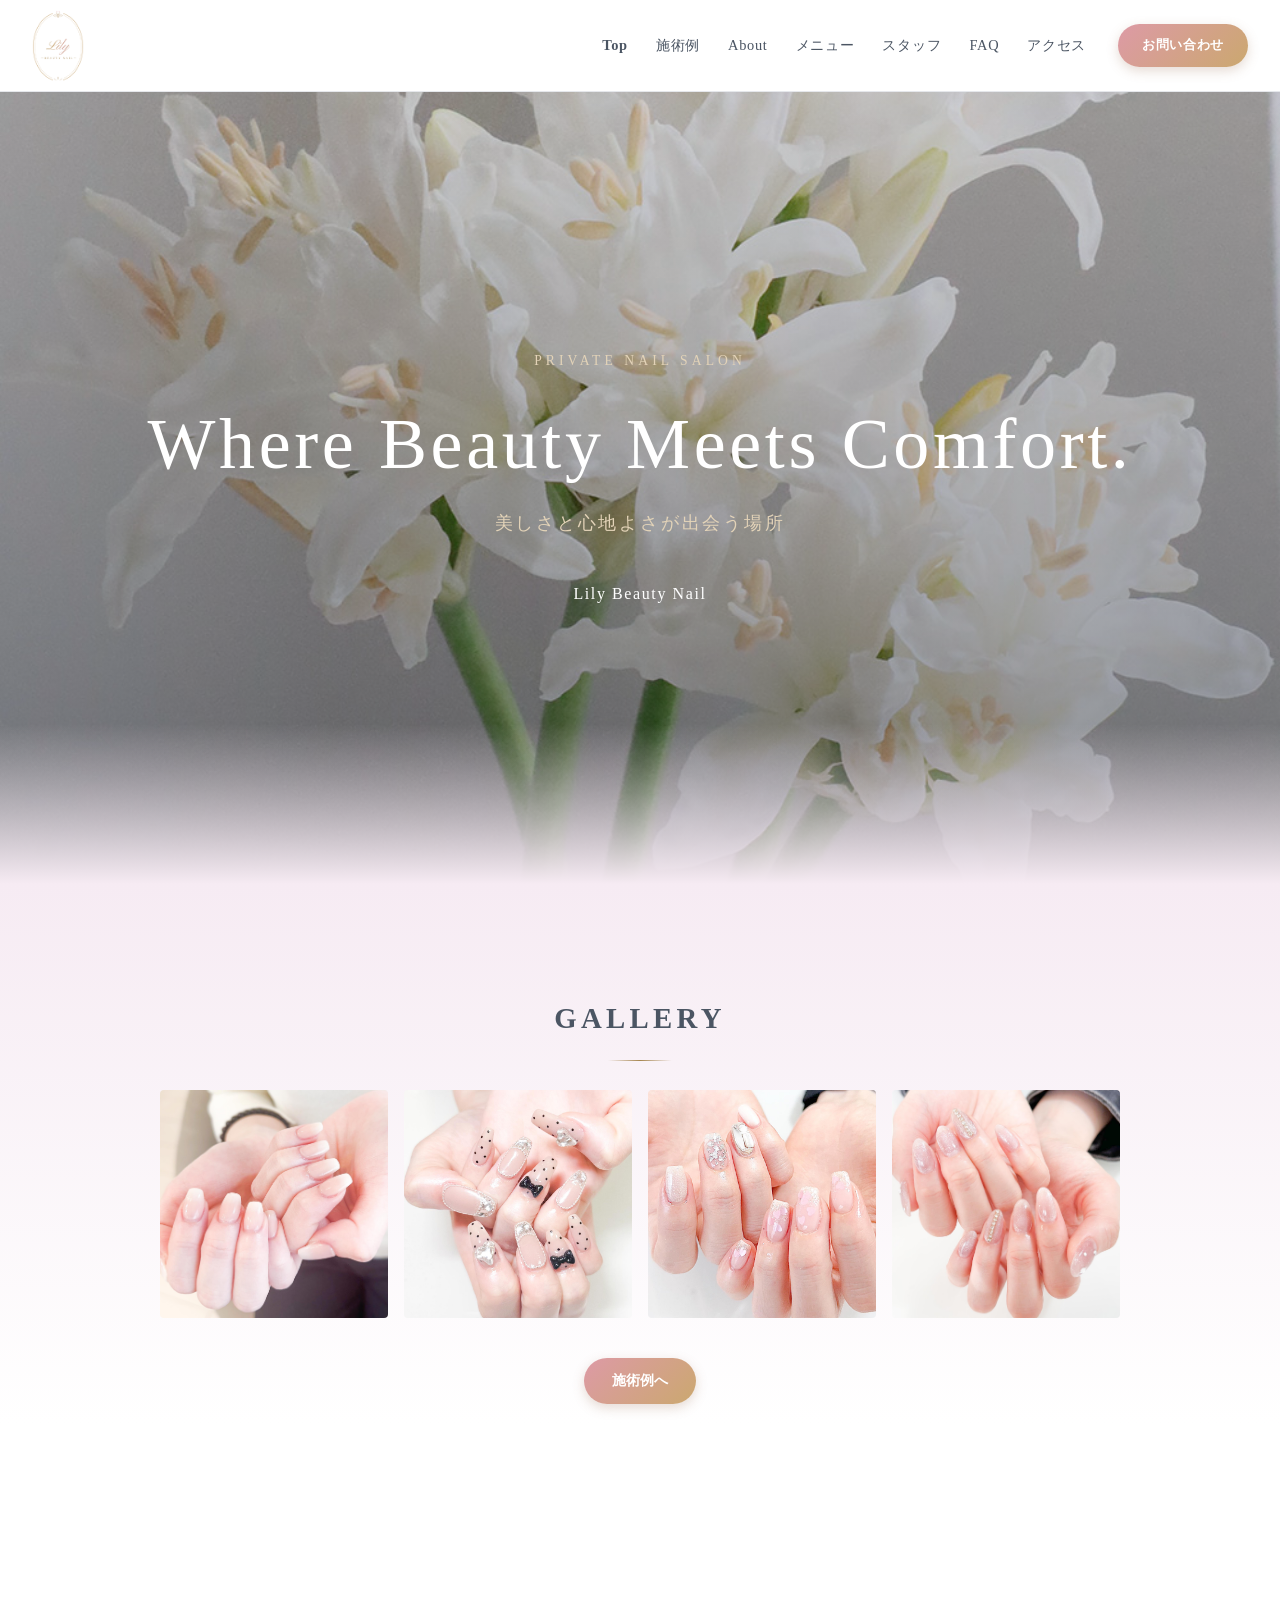
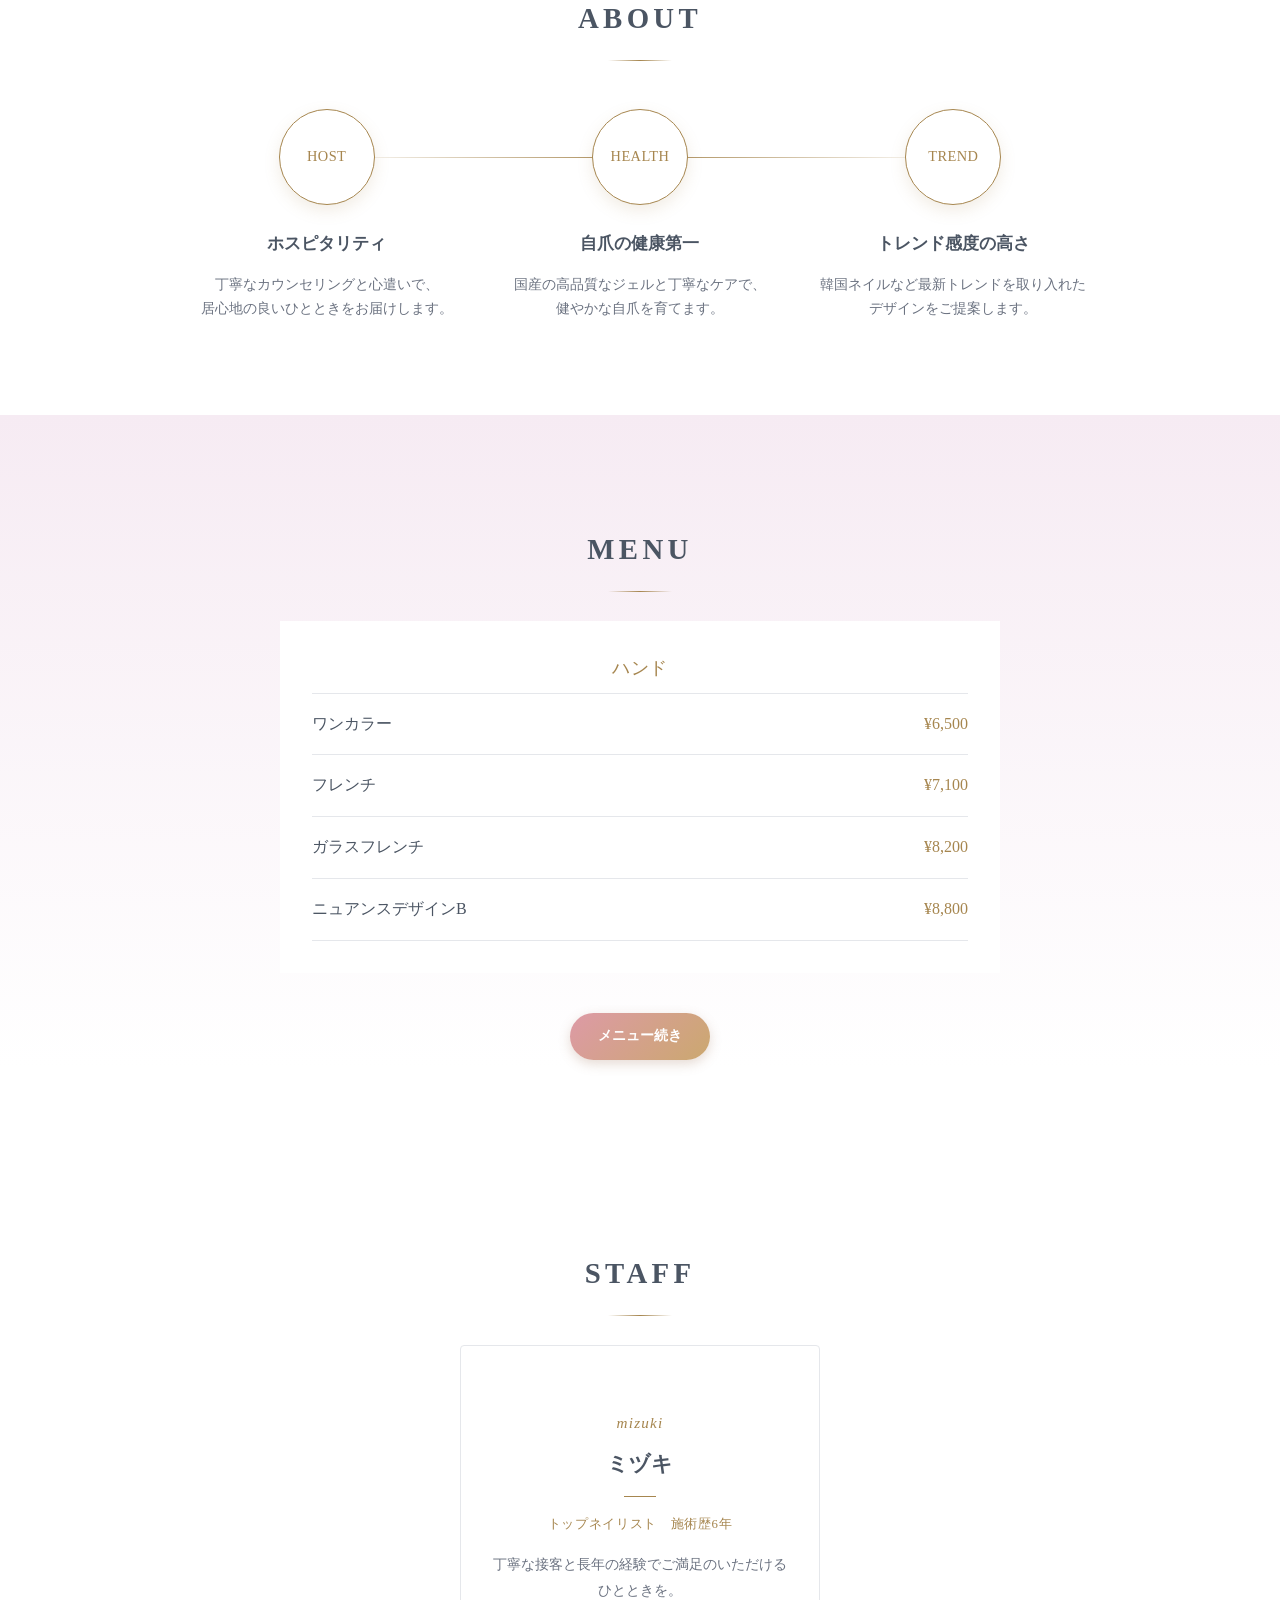
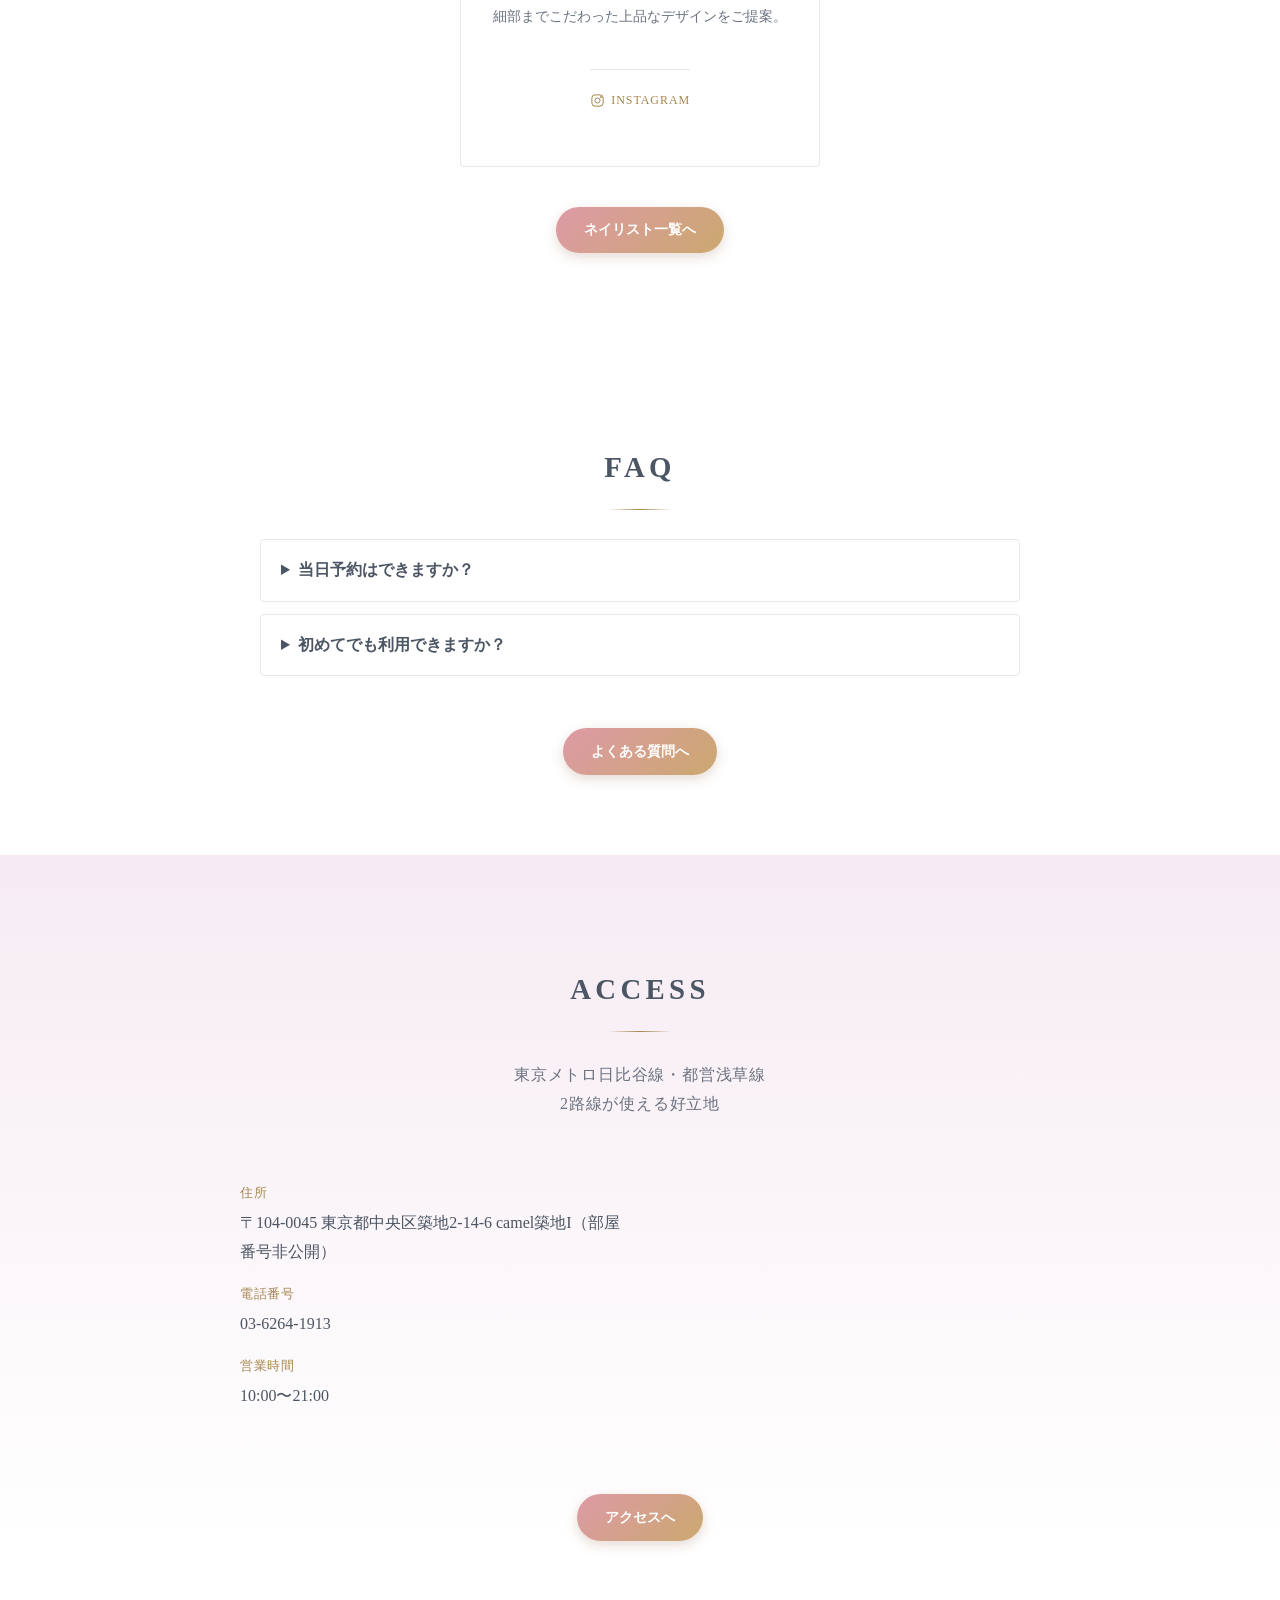
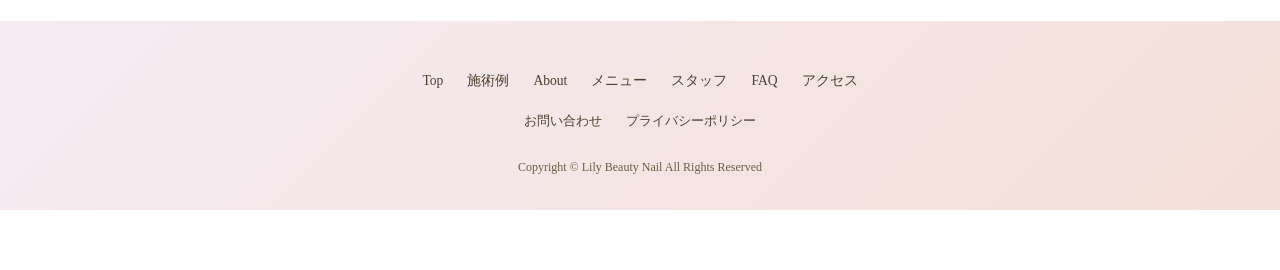
<file: index.html>
<!DOCTYPE html>
<html lang="ja">
<head>
  <meta charset="UTF-8">
  <meta name="viewport" content="width=device-width, initial-scale=1.0">
  <meta http-equiv="Content-Security-Policy" content="default-src 'self'; script-src 'self'; style-src 'self' 'unsafe-inline' https://fonts.googleapis.com; font-src https://fonts.gstatic.com; img-src 'self' data:; frame-src https://www.google.com; connect-src 'self'; object-src 'none'; base-uri 'self'; form-action 'none'">
  <meta name="referrer" content="strict-origin-when-cross-origin">
  <title>Lily Beauty Nail</title>
  <link rel="preconnect" href="https://fonts.googleapis.com">
  <link href="https://fonts.googleapis.com/css2?family=Beau+Rivage&family=Cormorant+Garamond:ital,wght@0,500;0,600;0,700;1,500;1,600;1,700&family=Prata&family=Zen+Old+Mincho:wght@400;500;600;700&display=swap" rel="stylesheet">
  <link rel="stylesheet" href="style.css">
</head>
<body>
  <header class="site-header">
    <a href="index.html" class="logo">
      <img src="images/logo-lily-oval.png" alt="Lily Beauty Nail">
    </a>
    <nav id="site-nav" class="site-nav">
      <ul>
        <li><a href="index.html" class="active">Top</a></li>
        <li><a href="gallery.html">施術例</a></li>
        <li><a href="concept.html">About</a></li>
        <li><a href="menu.html">メニュー</a></li>
        <li><a href="staff.html">スタッフ</a></li>
        <li><a href="faq.html">FAQ</a></li>
        <li><a href="access.html">アクセス</a></li>
    </ul>
      <a href="access.html" class="btn-contact contact-trigger">お問い合わせ</a>
      <div class="mobile-contact-menu">
        <button type="button" class="mobile-contact-back">← 戻る</button>
        <a href="tel:0362641913" class="mobile-contact-item">
          <svg width="20" height="20" viewBox="0 0 24 24" fill="none" stroke="currentColor" stroke-width="1.6"><path d="M6.6 10.8c1.4 2.8 3.8 5.2 6.6 6.6l2.2-2.2c.3-.3.7-.4 1.1-.3 1.2.4 2.5.6 3.8.6.6 0 1 .4 1 1V20c0 .6-.4 1-1 1C11.4 21 3 12.6 3 3c0-.6.4-1 1-1h3.5c.6 0 1 .4 1 1 0 1.3.2 2.6.6 3.8.1.4 0 .8-.3 1.1L6.6 10.8z"/></svg>
          <span>電話で問い合わせる</span>
        </a>
        <a href="https://lin.ee/Nxv7NEh" class="mobile-contact-item" target="_blank" rel="noopener noreferrer">
          <svg width="20" height="20" viewBox="0 0 24 24" fill="none" stroke="currentColor" stroke-width="1.6"><path d="M21 11.5c0 4.7-4.5 8.5-10 8.5-.9 0-1.8-.1-2.6-.3L4 21l1-3.8C3.7 15.8 3 13.7 3 11.5 3 6.8 7.5 3 13 3s8 3.8 8 8.5z"/></svg>
          <span>LINEで問い合わせる</span>
        </a>
        <a href="https://www.instagram.com/lilybeautynail/" class="mobile-contact-item" target="_blank" rel="noopener noreferrer">
          <svg width="20" height="20" viewBox="0 0 24 24" fill="none" stroke="currentColor" stroke-width="1.6"><rect x="3" y="3" width="18" height="18" rx="5"></rect><circle cx="12" cy="12" r="4"></circle><circle cx="17.5" cy="6.5" r="1"></circle></svg>
          <span>Instagramで問い合わせる</span>
        </a>
      </div>
    </nav>
    <button id="nav-toggle" class="nav-toggle" aria-label="メニューを開く" aria-expanded="false">
      <span></span><span></span><span></span>
    </button>
  </header>

  <section class="hero" style="background-image: url('images/hero-lily.jpg');">
    <div class="hero-overlay"></div>
    <div class="hero-content">
      <p class="hero-eyebrow">PRIVATE NAIL SALON</p>
      <h1>Where Beauty Meets Comfort.</h1>
      <p class="hero-sub-jp">美しさと心地よさが出会う場所</p>
      <p class="hero-sub">Lily Beauty Nail</p>
    </div>
  </section>

  <section class="preview-section on-green">
    <p class="preview-eyebrow">Gallery</p>
    <div class="gallery-grid" style="max-width:960px;margin:0 auto;">
      <div class="gallery-item"><img src="images/gallery-1.jpg" alt="ナチュラルフレンチネイル"><span class="gallery-word">simple</span></div>
      <div class="gallery-item"><img src="images/gallery-2.jpg" alt="ドットとリボンのネイルデザイン"><span class="gallery-word">korean</span></div>
      <div class="gallery-item"><img src="images/gallery-3.jpg" alt="グリッターとハートのネイルデザイン"><span class="gallery-word">trend</span></div>
      <div class="gallery-item"><img src="images/gallery-4.jpg" alt="グリッターとラインストーンのネイルデザイン"><span class="gallery-word">chic</span></div>
    </div>
    <a href="gallery.html" class="preview-more">施術例へ</a>
  </section>

  <section class="preview-section">
    <p class="preview-eyebrow">About</p>
    <div class="values-grid">
      <div class="value-item">
        <div class="value-circle"><span>HOST</span></div>
        <h3>ホスピタリティ</h3>
        <p>丁寧なカウンセリングと心遣いで、<br>居心地の良いひとときをお届けします。</p>
      </div>
      <div class="value-item">
        <div class="value-circle"><span>HEALTH</span></div>
        <h3>自爪の健康第一</h3>
        <p>国産の高品質なジェルと丁寧なケアで、<br>健やかな自爪を育てます。</p>
      </div>
      <div class="value-item">
        <div class="value-circle"><span>TREND</span></div>
        <h3>トレンド感度の高さ</h3>
        <p>韓国ネイルなど最新トレンドを取り入れた<br>デザインをご提案します。</p>
      </div>
    </div>
  </section>

  <section class="preview-section on-green">
    <p class="preview-eyebrow">Menu</p>
    <div style="max-width:720px;margin:0 auto;background:#fff;padding:2rem;">
      <p class="menu-category" style="margin-top:0;">ハンド</p>
      <ul class="menu-list" style="max-width:none;">
        <li><span class="menu-name">ワンカラー</span><span class="menu-price">¥6,500</span></li>
        <li><span class="menu-name">フレンチ</span><span class="menu-price">¥7,100</span></li>
        <li><span class="menu-name">ガラスフレンチ</span><span class="menu-price">¥8,200</span></li>
        <li><span class="menu-name">ニュアンスデザインB</span><span class="menu-price">¥8,800</span></li>
      </ul>
    </div>
    <a href="menu.html" class="preview-more">メニュー続き</a>
  </section>

  <section class="preview-section">
    <p class="preview-eyebrow">Staff</p>
    <div class="staff-grid" style="grid-template-columns:1fr;max-width:360px;margin:0 auto;">
      <article class="staff-card">
        <p class="staff-en">mizuki</p>
        <h3>ミヅキ</h3>
        <p class="staff-role">トップネイリスト　施術歴6年</p>
        <p class="staff-desc">丁寧な接客と長年の経験でご満足のいただけるひとときを。<br>細部までこだわった上品なデザインをご提案。</p>
        <a class="staff-instagram" href="https://www.instagram.com/bmoon_mizuki" target="_blank" rel="noopener noreferrer" aria-label="ミヅキのInstagram">
          <svg width="15" height="15" viewBox="0 0 24 24" fill="none" stroke="currentColor" stroke-width="1.6"><rect x="3" y="3" width="18" height="18" rx="5"></rect><circle cx="12" cy="12" r="4"></circle><circle cx="17.5" cy="6.5" r="1"></circle></svg>
          Instagram
        </a>
      </article>
    </div>
    <a href="staff.html" class="preview-more">ネイリスト一覧へ</a>
  </section>

  <section class="preview-section">
    <p class="preview-eyebrow">FAQ</p>
    <div class="faq-list" style="max-width:760px;margin:0 auto;">
      <details class="faq-item">
        <summary>当日予約はできますか？</summary>
        <p>大歓迎です。直前のご予約はお電話にてお問い合せください。</p>
      </details>
      <details class="faq-item">
        <summary>初めてでも利用できますか？</summary>
        <p>もちろんです。お客様一人一人に親身に向き合い丁寧な接客を心がけておりますので、初めての方でもご安心いただけます。</p>
      </details>
    </div>
    <a href="faq.html" class="preview-more">よくある質問へ</a>
  </section>

  <section class="preview-section on-green">
    <p class="preview-eyebrow">Access</p>
    <p class="preview-sub">東京メトロ日比谷線・都営浅草線<br>2路線が使える好立地</p>
    <div class="access-grid" style="max-width:800px;margin:0 auto;">
      <dl class="access-info">
        <dt>住所</dt>
        <dd>〒104-0045 東京都中央区築地2-14-6 camel築地I（部屋番号非公開）</dd>
        <dt>電話番号</dt>
        <dd>03-6264-1913</dd>
        <dt>営業時間</dt>
        <dd>10:00〜21:00</dd>
      </dl>
      <iframe
        class="access-map-embed"
        src="https://www.google.com/maps?q=%E6%9D%B1%E4%BA%AC%E9%83%BD%E4%B8%AD%E5%A4%AE%E5%8C%BA%E7%AF%89%E5%9C%B02-14-6&output=embed"
        loading="lazy"
        referrerpolicy="no-referrer-when-downgrade"
        title="Lily Beauty Nail 地図"></iframe>
    </div>
    <a href="access.html" class="preview-more">アクセスへ</a>
  </section>

  <footer class="site-footer">
    <ul class="footer-links">
      <li><a href="index.html">Top</a></li>
      <li><a href="gallery.html">施術例</a></li>
      <li><a href="concept.html">About</a></li>
      <li><a href="menu.html">メニュー</a></li>
      <li><a href="staff.html">スタッフ</a></li>
      <li><a href="faq.html">FAQ</a></li>
      <li><a href="access.html">アクセス</a></li>
      </ul>
    <ul class="footer-links secondary">
      <li><a href="access.html" class="contact-trigger">お問い合わせ</a></li>
      <li><a href="privacy.html">プライバシーポリシー</a></li>
    </ul>
    <p class="footer-copyright">Copyright © Lily Beauty Nail All Rights Reserved</p>
  </footer>
  <script src="script.js"></script>
</body>
</html>
</file>
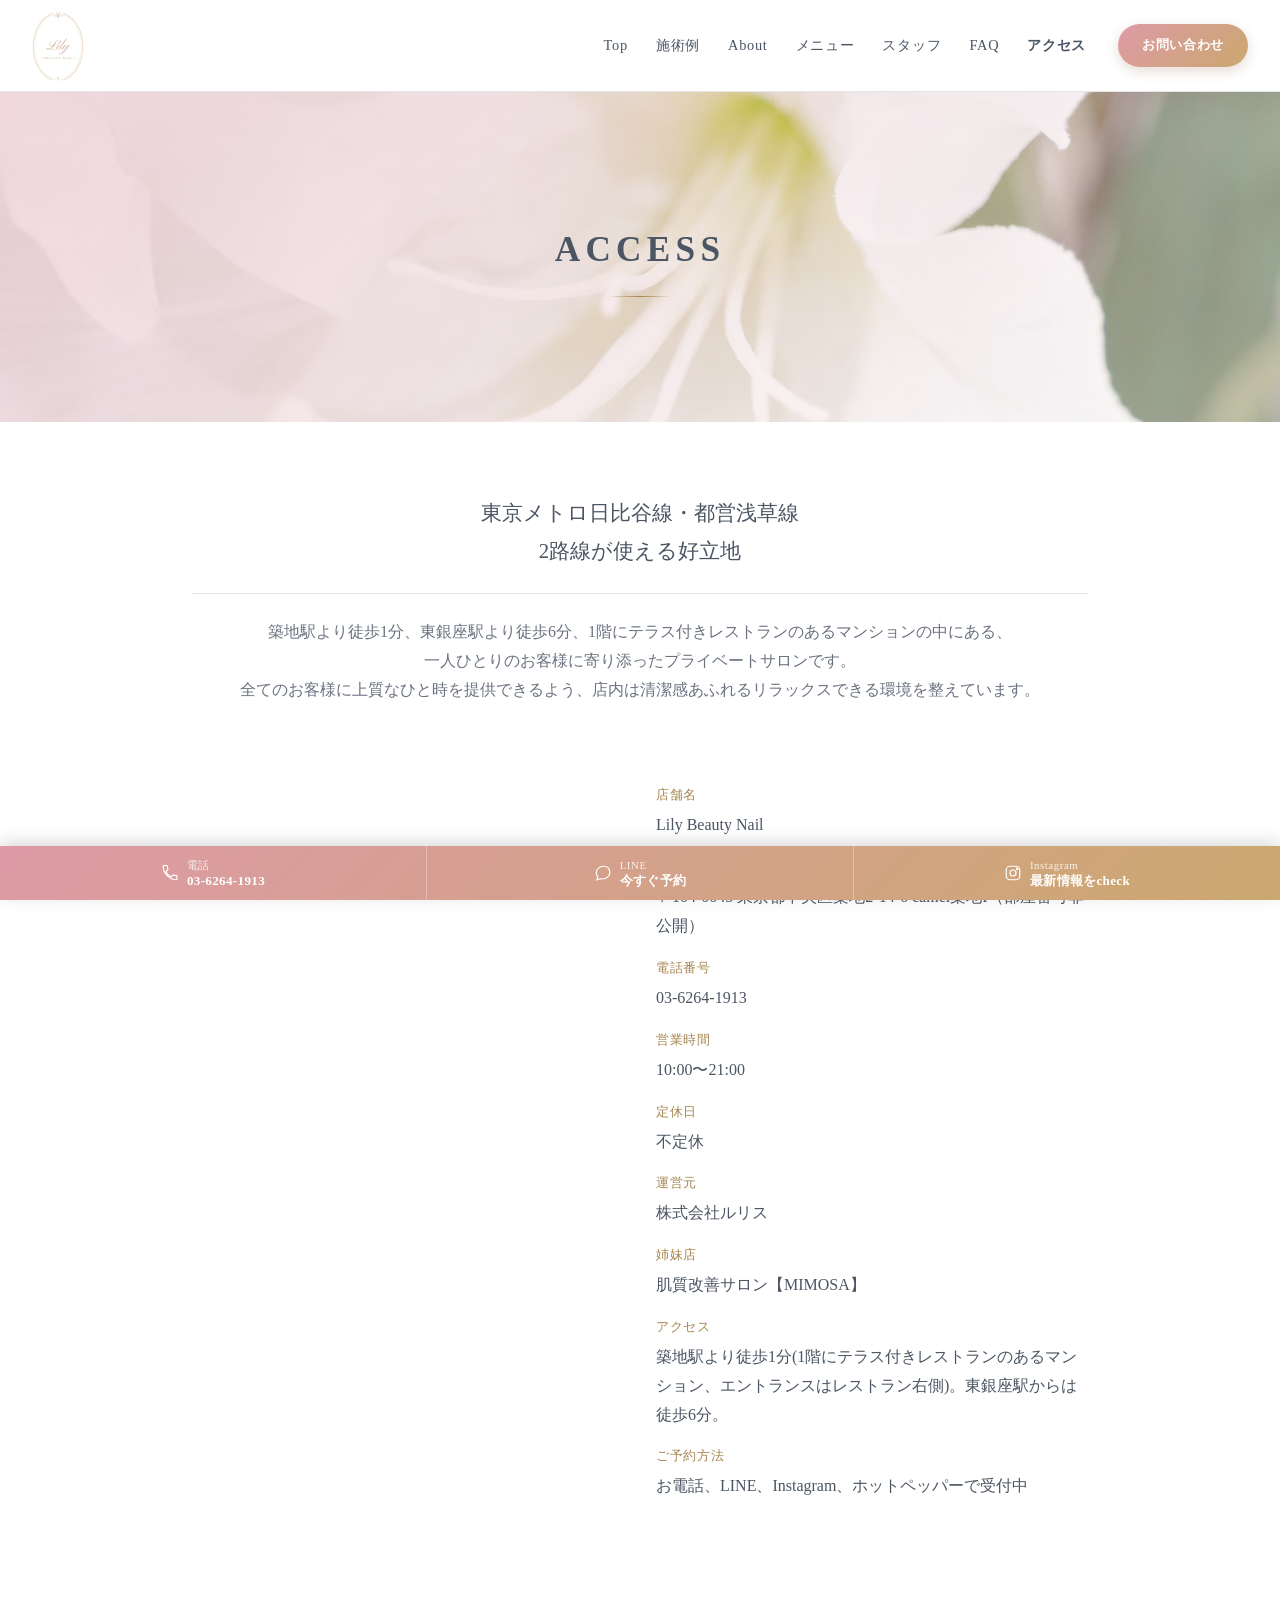
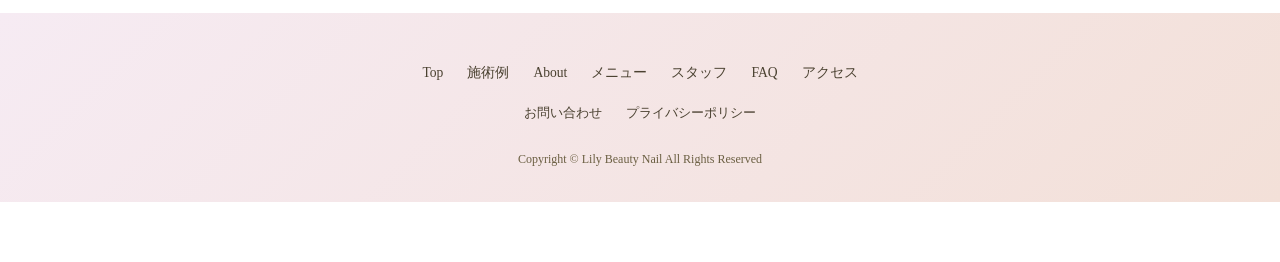
<file: access.html>
<!DOCTYPE html>
<html lang="ja">
<head>
  <meta charset="UTF-8">
  <meta name="viewport" content="width=device-width, initial-scale=1.0">
  <meta http-equiv="Content-Security-Policy" content="default-src 'self'; script-src 'self'; style-src 'self' 'unsafe-inline' https://fonts.googleapis.com; font-src https://fonts.gstatic.com; img-src 'self' data:; frame-src https://www.google.com; connect-src 'self'; object-src 'none'; base-uri 'self'; form-action 'none'">
  <meta name="referrer" content="strict-origin-when-cross-origin">
  <title>アクセス | Lily Beauty Nail</title>
  <link rel="preconnect" href="https://fonts.googleapis.com">
  <link href="https://fonts.googleapis.com/css2?family=Cormorant+Garamond:ital,wght@0,500;0,600;0,700;1,500;1,600;1,700&family=Zen+Old+Mincho:wght@400;500;600;700&display=swap" rel="stylesheet">
  <link rel="stylesheet" href="style.css">
</head>
<body>
  <header class="site-header">
    <a href="index.html" class="logo">
      <img src="images/logo-lily-oval.png" alt="Lily Beauty Nail">
    </a>
    <nav id="site-nav" class="site-nav">
      <ul>
        <li><a href="index.html">Top</a></li>
        <li><a href="gallery.html">施術例</a></li>
        <li><a href="concept.html">About</a></li>
        <li><a href="menu.html">メニュー</a></li>
        <li><a href="staff.html">スタッフ</a></li>
        <li><a href="faq.html">FAQ</a></li>
        <li><a href="access.html" class="active">アクセス</a></li>
      </ul>
      <a href="access.html" class="btn-contact contact-trigger">お問い合わせ</a>
      <div class="mobile-contact-menu">
        <button type="button" class="mobile-contact-back">← 戻る</button>
        <a href="tel:0362641913" class="mobile-contact-item">
          <svg width="20" height="20" viewBox="0 0 24 24" fill="none" stroke="currentColor" stroke-width="1.6"><path d="M6.6 10.8c1.4 2.8 3.8 5.2 6.6 6.6l2.2-2.2c.3-.3.7-.4 1.1-.3 1.2.4 2.5.6 3.8.6.6 0 1 .4 1 1V20c0 .6-.4 1-1 1C11.4 21 3 12.6 3 3c0-.6.4-1 1-1h3.5c.6 0 1 .4 1 1 0 1.3.2 2.6.6 3.8.1.4 0 .8-.3 1.1L6.6 10.8z"/></svg>
          <span>電話で問い合わせる</span>
        </a>
        <a href="https://lin.ee/Nxv7NEh" class="mobile-contact-item" target="_blank" rel="noopener noreferrer">
          <svg width="20" height="20" viewBox="0 0 24 24" fill="none" stroke="currentColor" stroke-width="1.6"><path d="M21 11.5c0 4.7-4.5 8.5-10 8.5-.9 0-1.8-.1-2.6-.3L4 21l1-3.8C3.7 15.8 3 13.7 3 11.5 3 6.8 7.5 3 13 3s8 3.8 8 8.5z"/></svg>
          <span>LINEで問い合わせる</span>
        </a>
        <a href="https://www.instagram.com/lilybeautynail/" class="mobile-contact-item" target="_blank" rel="noopener noreferrer">
          <svg width="20" height="20" viewBox="0 0 24 24" fill="none" stroke="currentColor" stroke-width="1.6"><rect x="3" y="3" width="18" height="18" rx="5"></rect><circle cx="12" cy="12" r="4"></circle><circle cx="17.5" cy="6.5" r="1"></circle></svg>
          <span>Instagramで問い合わせる</span>
        </a>
      </div>
    </nav>
    <button id="nav-toggle" class="nav-toggle" aria-label="メニューを開く" aria-expanded="false">
      <span></span><span></span><span></span>
    </button>
  </header>

  <div class="page-banner" style="background-image:url('images/concept-leaf.jpg');">
    <p class="banner-title">Access</p>
  </div>

  <div class="intro-block">
    <h2>東京メトロ日比谷線・都営浅草線<br>2路線が使える好立地</h2>
    <p>
      築地駅より徒歩1分、東銀座駅より徒歩6分、1階にテラス付きレストランのあるマンションの中にある、<br>
      一人ひとりのお客様に寄り添ったプライベートサロンです。<br>
      全てのお客様に上質なひと時を提供できるよう、店内は清潔感あふれるリラックスできる環境を整えています。
    </p>
  </div>

  <section class="section access">
    <div class="access-grid">
      <iframe
        class="access-map-embed"
        src="https://www.google.com/maps?q=%E6%9D%B1%E4%BA%AC%E9%83%BD%E4%B8%AD%E5%A4%AE%E5%8C%BA%E7%AF%89%E5%9C%B02-14-6&output=embed"
        loading="lazy"
        referrerpolicy="no-referrer-when-downgrade"
        title="Lily Beauty Nail 地図"></iframe>
      <dl class="access-info">
        <dt>店舗名</dt>
        <dd>Lily Beauty Nail</dd>
        <dt>住所</dt>
        <dd>〒104-0045 東京都中央区築地2-14-6 camel築地I（部屋番号非公開）</dd>
        <dt>電話番号</dt>
        <dd>03-6264-1913</dd>
        <dt>営業時間</dt>
        <dd>10:00〜21:00</dd>
        <dt>定休日</dt>
        <dd>不定休</dd>
        <dt>運営元</dt>
        <dd>株式会社ルリス</dd>
        <dt>姉妹店</dt>
        <dd>肌質改善サロン【MIMOSA】</dd>
        <dt>アクセス</dt>
        <dd>築地駅より徒歩1分(1階にテラス付きレストランのあるマンション、エントランスはレストラン右側)。東銀座駅からは徒歩6分。</dd>
        <dt>ご予約方法</dt>
        <dd>お電話、LINE、Instagram、ホットペッパーで受付中</dd>
      </dl>
    </div>
  </section>

  <footer class="site-footer">
    <ul class="footer-links">
      <li><a href="index.html">Top</a></li>
      <li><a href="gallery.html">施術例</a></li>
      <li><a href="concept.html">About</a></li>
      <li><a href="menu.html">メニュー</a></li>
      <li><a href="staff.html">スタッフ</a></li>
      <li><a href="faq.html">FAQ</a></li>
      <li><a href="access.html">アクセス</a></li>
    </ul>
    <ul class="footer-links secondary">
      <li><a href="access.html" class="contact-trigger">お問い合わせ</a></li>
      <li><a href="privacy.html">プライバシーポリシー</a></li>
    </ul>
    <p class="footer-copyright">Copyright © Lily Beauty Nail All Rights Reserved</p>
  </footer>
  <script src="script.js"></script>
</body>
</html>
</file>
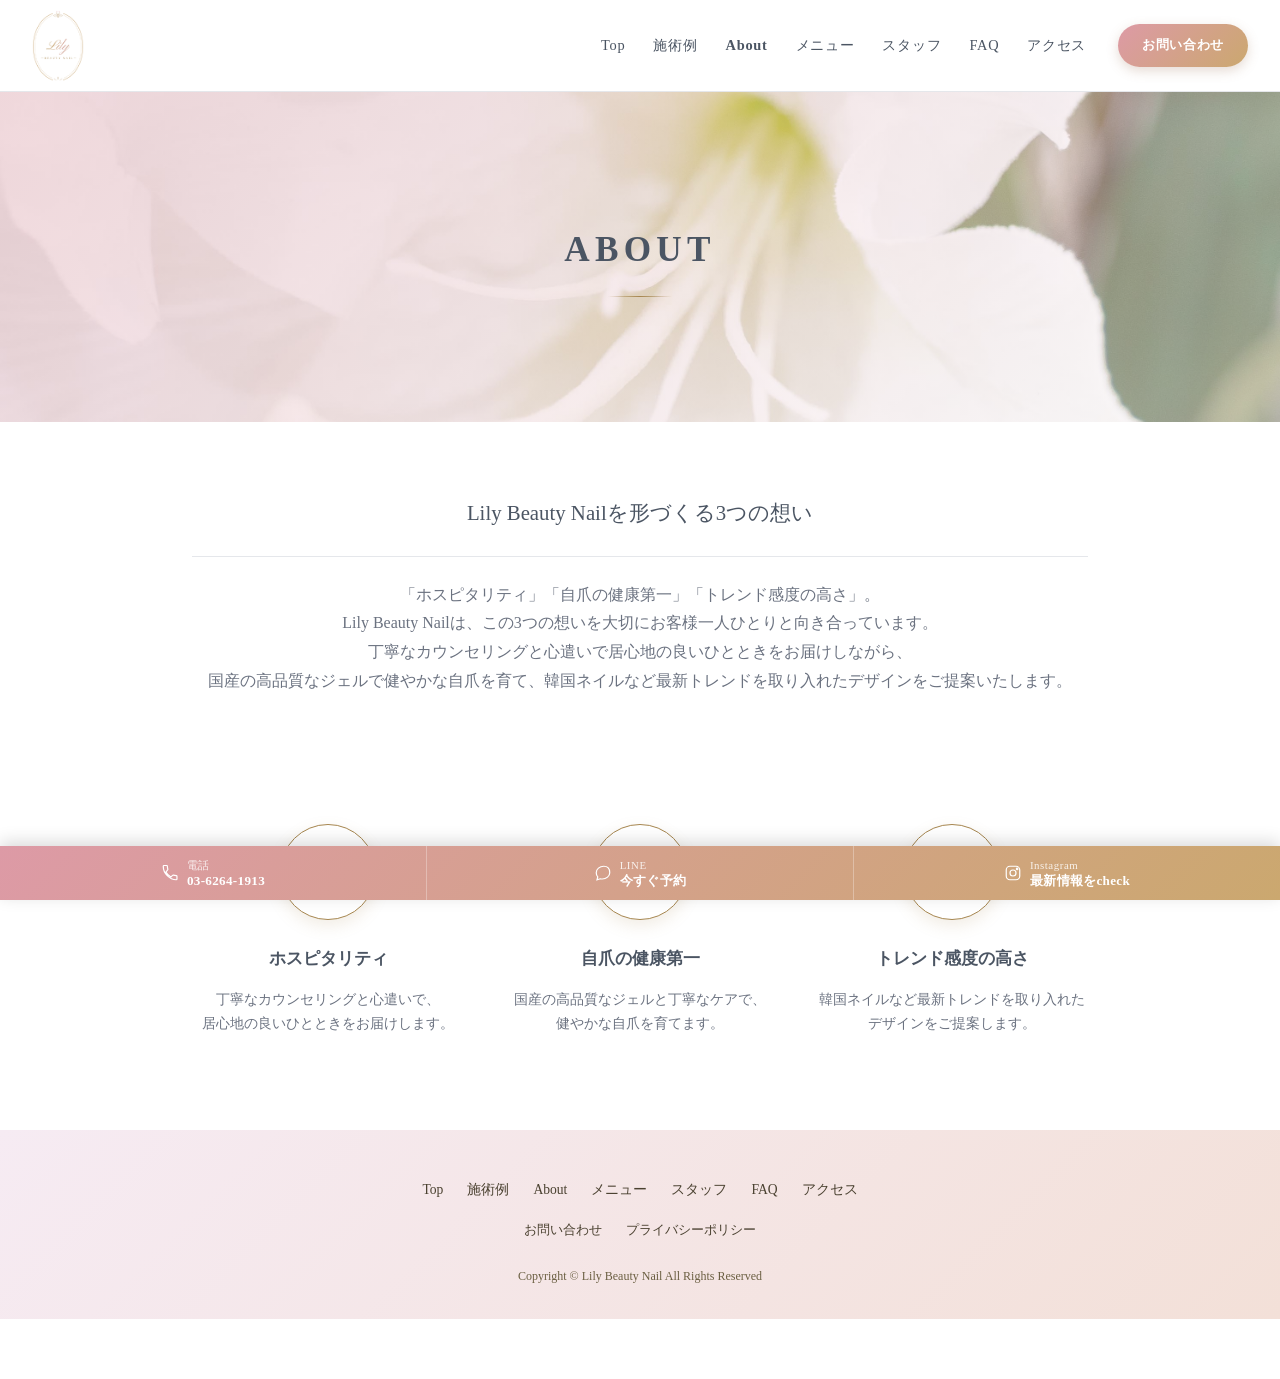
<file: concept.html>
<!DOCTYPE html>
<html lang="ja">
<head>
  <meta charset="UTF-8">
  <meta name="viewport" content="width=device-width, initial-scale=1.0">
  <meta http-equiv="Content-Security-Policy" content="default-src 'self'; script-src 'self'; style-src 'self' 'unsafe-inline' https://fonts.googleapis.com; font-src https://fonts.gstatic.com; img-src 'self' data:; frame-src https://www.google.com; connect-src 'self'; object-src 'none'; base-uri 'self'; form-action 'none'">
  <meta name="referrer" content="strict-origin-when-cross-origin">
  <title>About | Lily Beauty Nail</title>
  <link rel="preconnect" href="https://fonts.googleapis.com">
  <link href="https://fonts.googleapis.com/css2?family=Cormorant+Garamond:ital,wght@0,500;0,600;0,700;1,500;1,600;1,700&family=Prata&family=Zen+Old+Mincho:wght@400;500;600;700&display=swap" rel="stylesheet">
  <link rel="stylesheet" href="style.css">
</head>
<body>
  <header class="site-header">
    <a href="index.html" class="logo">
      <img src="images/logo-lily-oval.png" alt="Lily Beauty Nail">
    </a>
    <nav id="site-nav" class="site-nav">
      <ul>
        <li><a href="index.html">Top</a></li>
        <li><a href="gallery.html">施術例</a></li>
        <li><a href="concept.html" class="active">About</a></li>
        <li><a href="menu.html">メニュー</a></li>
        <li><a href="staff.html">スタッフ</a></li>
        <li><a href="faq.html">FAQ</a></li>
        <li><a href="access.html">アクセス</a></li>
    </ul>
      <a href="access.html" class="btn-contact contact-trigger">お問い合わせ</a>
      <div class="mobile-contact-menu">
        <button type="button" class="mobile-contact-back">← 戻る</button>
        <a href="tel:0362641913" class="mobile-contact-item">
          <svg width="20" height="20" viewBox="0 0 24 24" fill="none" stroke="currentColor" stroke-width="1.6"><path d="M6.6 10.8c1.4 2.8 3.8 5.2 6.6 6.6l2.2-2.2c.3-.3.7-.4 1.1-.3 1.2.4 2.5.6 3.8.6.6 0 1 .4 1 1V20c0 .6-.4 1-1 1C11.4 21 3 12.6 3 3c0-.6.4-1 1-1h3.5c.6 0 1 .4 1 1 0 1.3.2 2.6.6 3.8.1.4 0 .8-.3 1.1L6.6 10.8z"/></svg>
          <span>電話で問い合わせる</span>
        </a>
        <a href="https://lin.ee/Nxv7NEh" class="mobile-contact-item" target="_blank" rel="noopener noreferrer">
          <svg width="20" height="20" viewBox="0 0 24 24" fill="none" stroke="currentColor" stroke-width="1.6"><path d="M21 11.5c0 4.7-4.5 8.5-10 8.5-.9 0-1.8-.1-2.6-.3L4 21l1-3.8C3.7 15.8 3 13.7 3 11.5 3 6.8 7.5 3 13 3s8 3.8 8 8.5z"/></svg>
          <span>LINEで問い合わせる</span>
        </a>
        <a href="https://www.instagram.com/lilybeautynail/" class="mobile-contact-item" target="_blank" rel="noopener noreferrer">
          <svg width="20" height="20" viewBox="0 0 24 24" fill="none" stroke="currentColor" stroke-width="1.6"><rect x="3" y="3" width="18" height="18" rx="5"></rect><circle cx="12" cy="12" r="4"></circle><circle cx="17.5" cy="6.5" r="1"></circle></svg>
          <span>Instagramで問い合わせる</span>
        </a>
      </div>
    </nav>
    <button id="nav-toggle" class="nav-toggle" aria-label="メニューを開く" aria-expanded="false">
      <span></span><span></span><span></span>
    </button>
  </header>

  <div class="page-banner" style="background-image:url('images/concept-leaf.jpg');">
    <p class="banner-title">About</p>
  </div>

  <div class="intro-block">
    <h2>Lily Beauty Nailを形づくる3つの想い</h2>
    <p>
      「ホスピタリティ」「自爪の健康第一」「トレンド感度の高さ」。<br>
      Lily Beauty Nailは、この3つの想いを大切にお客様一人ひとりと向き合っています。<br>
      丁寧なカウンセリングと心遣いで居心地の良いひとときをお届けしながら、<br>
      国産の高品質なジェルで健やかな自爪を育て、韓国ネイルなど最新トレンドを取り入れたデザインをご提案いたします。
    </p>
  </div>

  <section class="section concept">
    <div class="values-grid">
      <div class="value-item">
        <div class="value-circle"><span>HOST</span></div>
        <h3>ホスピタリティ</h3>
        <p>丁寧なカウンセリングと心遣いで、<br>居心地の良いひとときをお届けします。</p>
      </div>
      <div class="value-item">
        <div class="value-circle"><span>HEALTH</span></div>
        <h3>自爪の健康第一</h3>
        <p>国産の高品質なジェルと丁寧なケアで、<br>健やかな自爪を育てます。</p>
      </div>
      <div class="value-item">
        <div class="value-circle"><span>TREND</span></div>
        <h3>トレンド感度の高さ</h3>
        <p>韓国ネイルなど最新トレンドを取り入れた<br>デザインをご提案します。</p>
      </div>
    </div>
  </section>

  <footer class="site-footer">
    <ul class="footer-links">
      <li><a href="index.html">Top</a></li>
      <li><a href="gallery.html">施術例</a></li>
      <li><a href="concept.html">About</a></li>
      <li><a href="menu.html">メニュー</a></li>
      <li><a href="staff.html">スタッフ</a></li>
      <li><a href="faq.html">FAQ</a></li>
      <li><a href="access.html">アクセス</a></li>
      </ul>
    <ul class="footer-links secondary">
      <li><a href="access.html" class="contact-trigger">お問い合わせ</a></li>
      <li><a href="privacy.html">プライバシーポリシー</a></li>
    </ul>
    <p class="footer-copyright">Copyright © Lily Beauty Nail All Rights Reserved</p>
  </footer>
  <script src="script.js"></script>
</body>
</html>
</file>
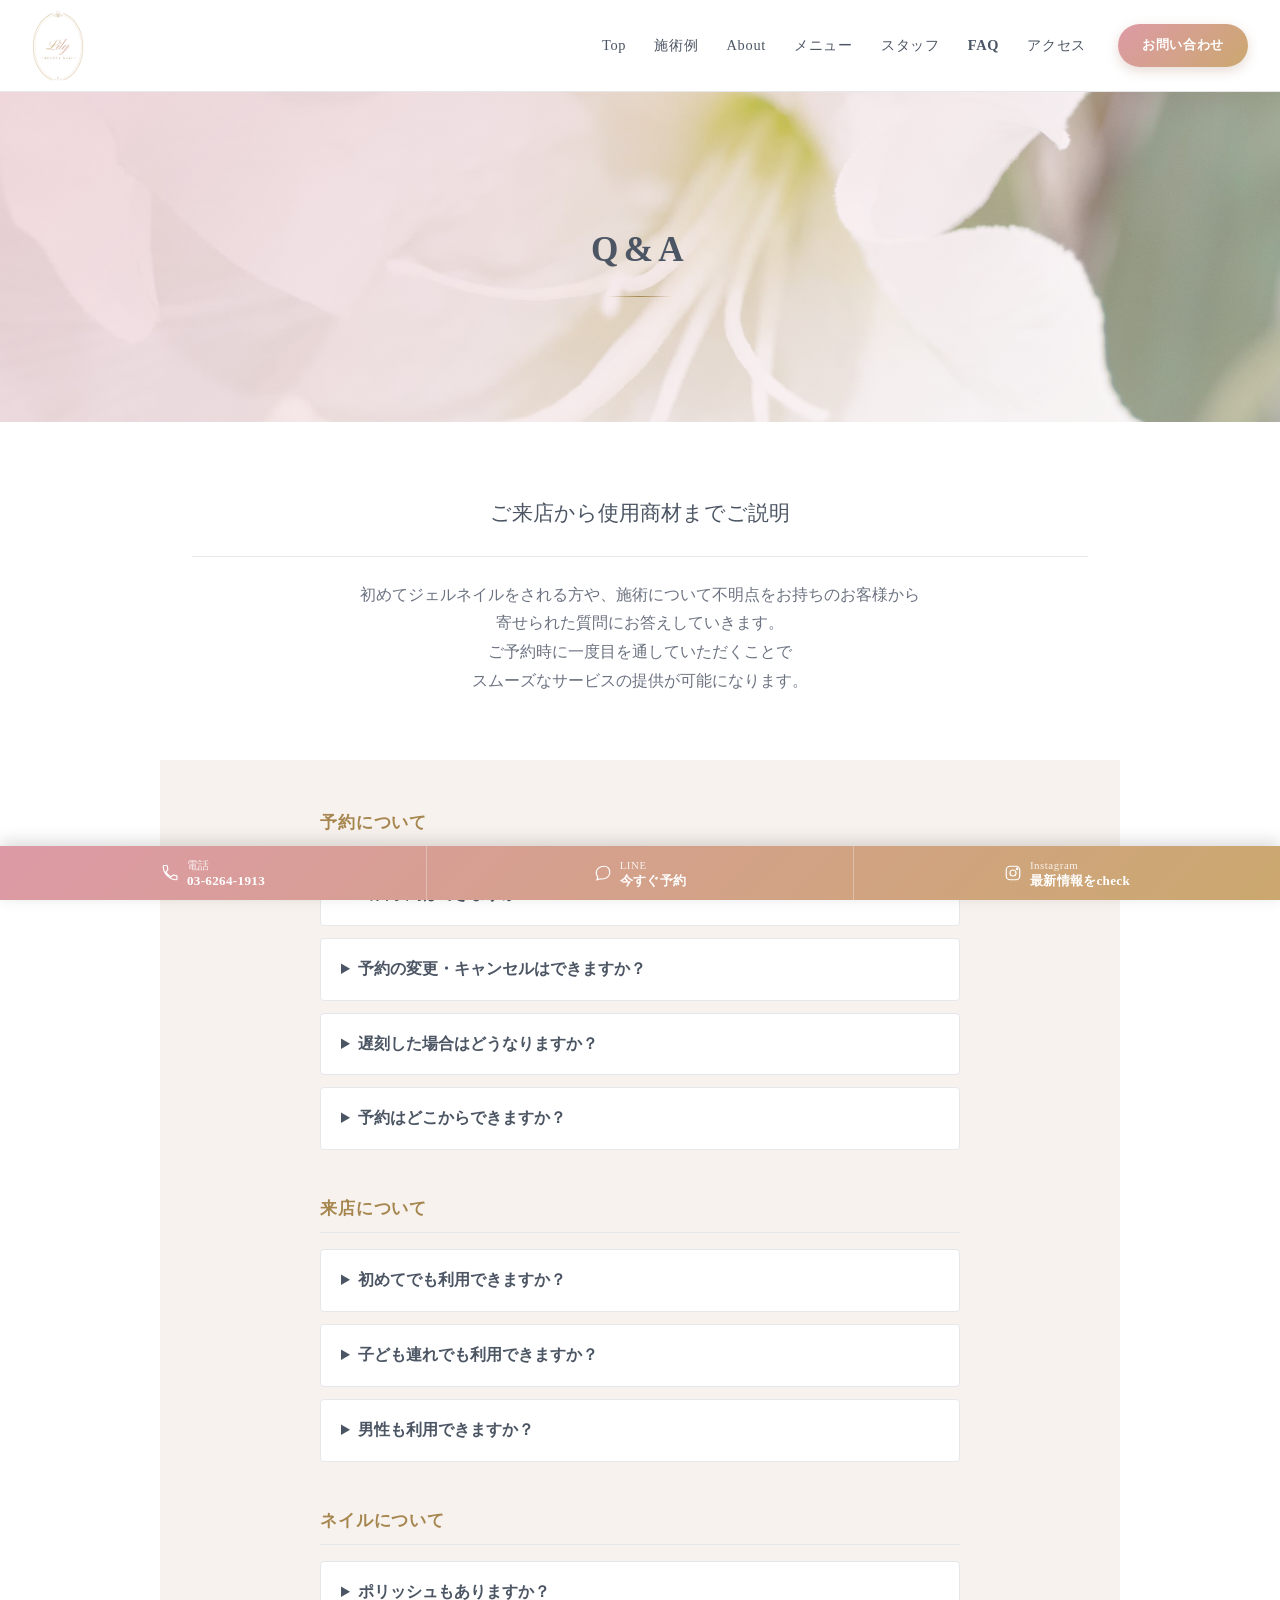
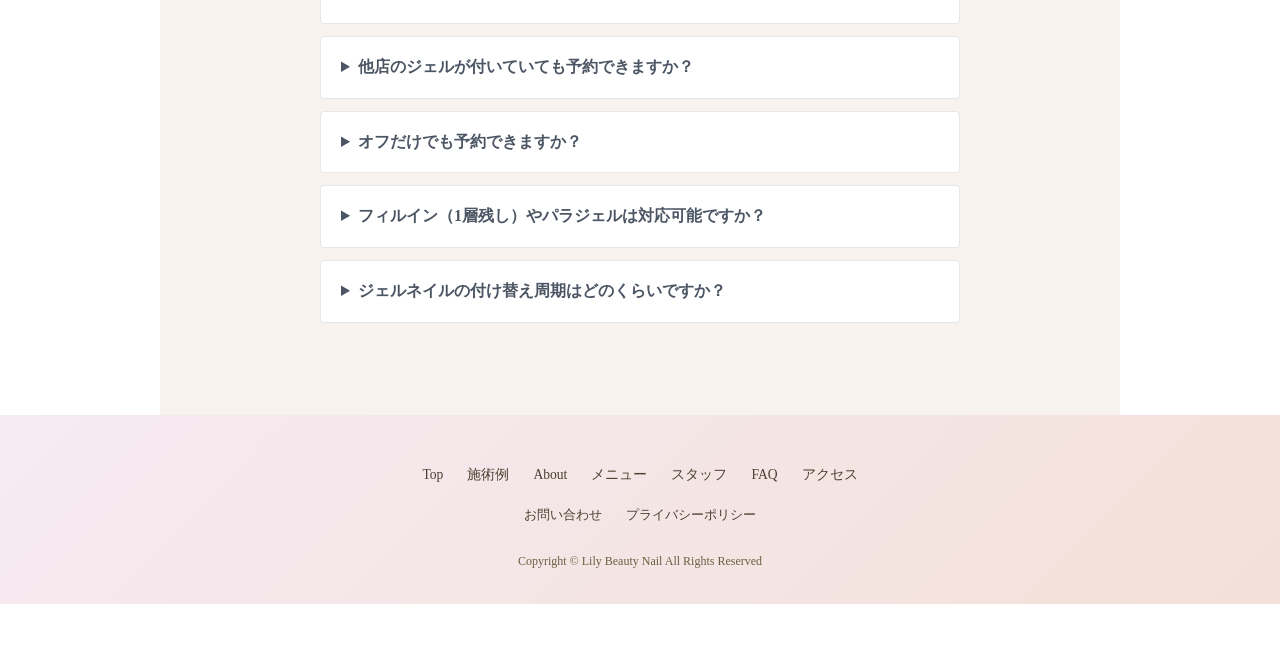
<file: faq.html>
<!DOCTYPE html>
<html lang="ja">
<head>
  <meta charset="UTF-8">
  <meta name="viewport" content="width=device-width, initial-scale=1.0">
  <meta http-equiv="Content-Security-Policy" content="default-src 'self'; script-src 'self'; style-src 'self' 'unsafe-inline' https://fonts.googleapis.com; font-src https://fonts.gstatic.com; img-src 'self' data:; frame-src https://www.google.com; connect-src 'self'; object-src 'none'; base-uri 'self'; form-action 'none'">
  <meta name="referrer" content="strict-origin-when-cross-origin">
  <title>FAQ | Lily Beauty Nail</title>
  <link rel="preconnect" href="https://fonts.googleapis.com">
  <link href="https://fonts.googleapis.com/css2?family=Cormorant+Garamond:ital,wght@0,500;0,600;0,700;1,500;1,600;1,700&family=Zen+Old+Mincho:wght@400;500;600;700&display=swap" rel="stylesheet">
  <link rel="stylesheet" href="style.css">
</head>
<body>
  <header class="site-header">
    <a href="index.html" class="logo">
      <img src="images/logo-lily-oval.png" alt="Lily Beauty Nail">
    </a>
    <nav id="site-nav" class="site-nav">
      <ul>
        <li><a href="index.html">Top</a></li>
        <li><a href="gallery.html">施術例</a></li>
        <li><a href="concept.html">About</a></li>
        <li><a href="menu.html">メニュー</a></li>
        <li><a href="staff.html">スタッフ</a></li>
        <li><a href="faq.html" class="active">FAQ</a></li>
        <li><a href="access.html">アクセス</a></li>
    </ul>
      <a href="access.html" class="btn-contact contact-trigger">お問い合わせ</a>
      <div class="mobile-contact-menu">
        <button type="button" class="mobile-contact-back">← 戻る</button>
        <a href="tel:0362641913" class="mobile-contact-item">
          <svg width="20" height="20" viewBox="0 0 24 24" fill="none" stroke="currentColor" stroke-width="1.6"><path d="M6.6 10.8c1.4 2.8 3.8 5.2 6.6 6.6l2.2-2.2c.3-.3.7-.4 1.1-.3 1.2.4 2.5.6 3.8.6.6 0 1 .4 1 1V20c0 .6-.4 1-1 1C11.4 21 3 12.6 3 3c0-.6.4-1 1-1h3.5c.6 0 1 .4 1 1 0 1.3.2 2.6.6 3.8.1.4 0 .8-.3 1.1L6.6 10.8z"/></svg>
          <span>電話で問い合わせる</span>
        </a>
        <a href="https://lin.ee/Nxv7NEh" class="mobile-contact-item" target="_blank" rel="noopener noreferrer">
          <svg width="20" height="20" viewBox="0 0 24 24" fill="none" stroke="currentColor" stroke-width="1.6"><path d="M21 11.5c0 4.7-4.5 8.5-10 8.5-.9 0-1.8-.1-2.6-.3L4 21l1-3.8C3.7 15.8 3 13.7 3 11.5 3 6.8 7.5 3 13 3s8 3.8 8 8.5z"/></svg>
          <span>LINEで問い合わせる</span>
        </a>
        <a href="https://www.instagram.com/lilybeautynail/" class="mobile-contact-item" target="_blank" rel="noopener noreferrer">
          <svg width="20" height="20" viewBox="0 0 24 24" fill="none" stroke="currentColor" stroke-width="1.6"><rect x="3" y="3" width="18" height="18" rx="5"></rect><circle cx="12" cy="12" r="4"></circle><circle cx="17.5" cy="6.5" r="1"></circle></svg>
          <span>Instagramで問い合わせる</span>
        </a>
      </div>
    </nav>
    <button id="nav-toggle" class="nav-toggle" aria-label="メニューを開く" aria-expanded="false">
      <span></span><span></span><span></span>
    </button>
  </header>

  <div class="page-banner" style="background-image:url('images/concept-leaf.jpg');">
    <p class="banner-title">Q&amp;A</p>
  </div>

  <div class="intro-block">
    <h2>ご来店から使用商材までご説明</h2>
    <p>
      初めてジェルネイルをされる方や、施術について不明点をお持ちのお客様から<br>
      寄せられた質問にお答えしていきます。<br>
      ご予約時に一度目を通していただくことで<br>
      スムーズなサービスの提供が可能になります。
    </p>
  </div>

  <section class="section faq">
    <div class="faq-list">
      <h3 class="faq-category">予約について</h3>
      <details class="faq-item">
        <summary>当日予約はできますか？</summary>
        <p>大歓迎です。直前のご予約はお電話にてお問い合せください。</p>
      </details>
      <details class="faq-item">
        <summary>予約の変更・キャンセルはできますか？</summary>
        <p>前日の営業時間内まで変更・キャンセルが可能です。当日のキャンセルはキャンセル料金が発生いたします。</p>
      </details>
      <details class="faq-item">
        <summary>遅刻した場合はどうなりますか？</summary>
        <p>遅刻が分かった時点でご連絡ください。15分以上の遅刻の場合はキャンセルになる場合がございます。15分以上ご連絡なく遅れた場合キャンセルとなります。</p>
      </details>
      <details class="faq-item">
        <summary>予約はどこからできますか？</summary>
        <p>ホットペッパー・公式ライン・InstagramのDM・お電話、どれでも可能です。</p>
      </details>

      <h3 class="faq-category">来店について</h3>
      <details class="faq-item">
        <summary>初めてでも利用できますか？</summary>
        <p>もちろんです。お客様一人一人に親身に向き合い丁寧な接客を心がけておりますので、初めての方でもご安心いただけます。</p>
      </details>
      <details class="faq-item">
        <summary>子ども連れでも利用できますか？</summary>
        <p>原則同伴者はお断りしております。事情がある方はご相談ください。</p>
      </details>
      <details class="faq-item">
        <summary>男性も利用できますか？</summary>
        <p>当店は女性限定サロンとなっております。</p>
      </details>

      <h3 class="faq-category">ネイルについて</h3>
      <details class="faq-item">
        <summary>ポリッシュもありますか？</summary>
        <p>当店カラーポリッシュのご用意はございません。ケアメニューの仕上がりで透明なベースコートのみご用意がございます。</p>
      </details>
      <details class="faq-item">
        <summary>他店のジェルが付いていても予約できますか？</summary>
        <p>はい。他店オフのメニューを選択ください。</p>
      </details>
      <details class="faq-item">
        <summary>オフだけでも予約できますか？</summary>
        <p>はい。オフのみメニューをご選択ください。</p>
      </details>
      <details class="faq-item">
        <summary>フィルイン（1層残し）やパラジェルは対応可能ですか？</summary>
        <p>原則通常メニューに追加料金にて対応可能です。爪の状態を見させていただいた上で、ご提案いたします。ただ初回来店時のフィルインは対応不可となっております。（他店ジェルがフィルイン可なものか不明なため）</p>
      </details>
      <details class="faq-item">
        <summary>ジェルネイルの付け替え周期はどのくらいですか？</summary>
        <p>爪の伸び具合など個人差もございますが、理想は「３週間」が付け替え時期だと言われています。</p>
      </details>
    </div>
  </section>

  <footer class="site-footer">
    <ul class="footer-links">
      <li><a href="index.html">Top</a></li>
      <li><a href="gallery.html">施術例</a></li>
      <li><a href="concept.html">About</a></li>
      <li><a href="menu.html">メニュー</a></li>
      <li><a href="staff.html">スタッフ</a></li>
      <li><a href="faq.html">FAQ</a></li>
      <li><a href="access.html">アクセス</a></li>
      </ul>
    <ul class="footer-links secondary">
      <li><a href="access.html" class="contact-trigger">お問い合わせ</a></li>
      <li><a href="privacy.html">プライバシーポリシー</a></li>
    </ul>
    <p class="footer-copyright">Copyright © Lily Beauty Nail All Rights Reserved</p>
  </footer>
  <script src="script.js"></script>
</body>
</html>
</file>
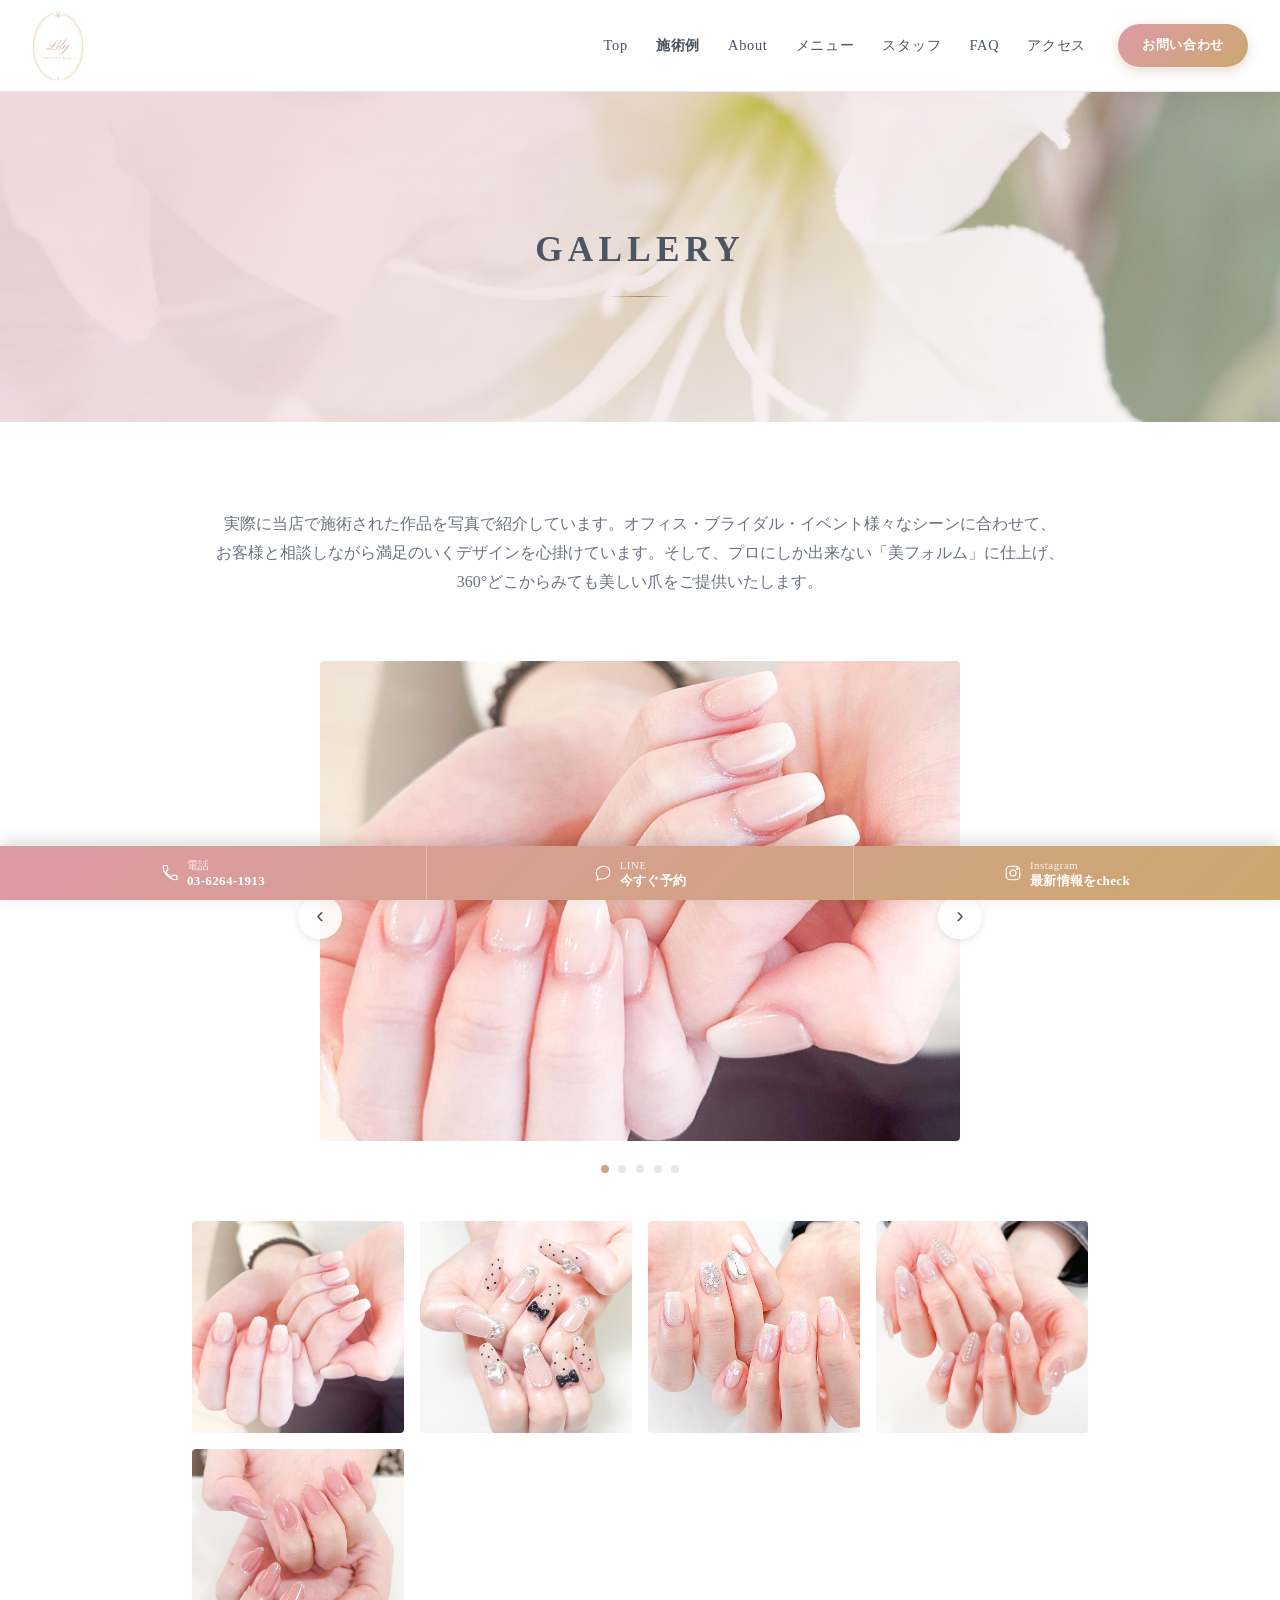
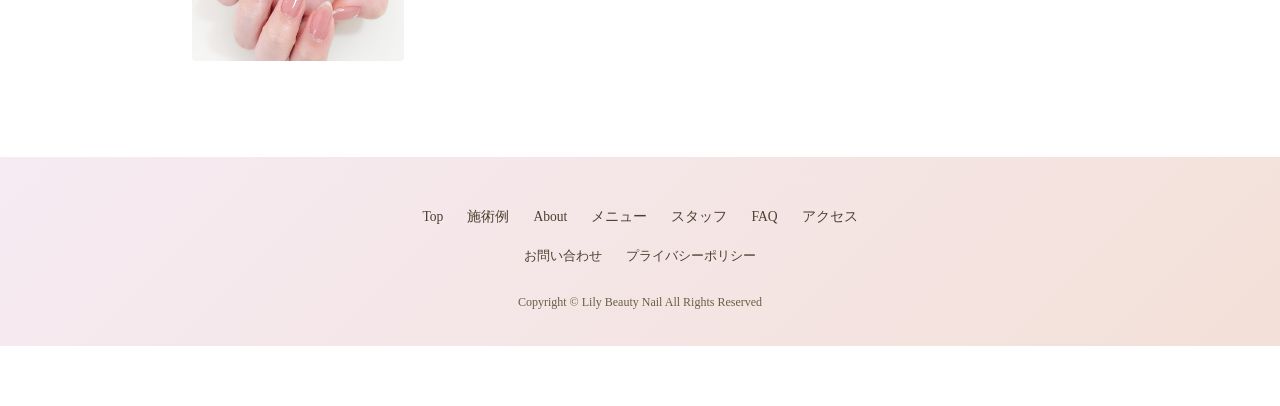
<file: gallery.html>
<!DOCTYPE html>
<html lang="ja">
<head>
  <meta charset="UTF-8">
  <meta name="viewport" content="width=device-width, initial-scale=1.0">
  <meta http-equiv="Content-Security-Policy" content="default-src 'self'; script-src 'self'; style-src 'self' 'unsafe-inline' https://fonts.googleapis.com; font-src https://fonts.gstatic.com; img-src 'self' data:; frame-src https://www.google.com; connect-src 'self'; object-src 'none'; base-uri 'self'; form-action 'none'">
  <meta name="referrer" content="strict-origin-when-cross-origin">
  <title>施術例 | Lily Beauty Nail</title>
  <link rel="preconnect" href="https://fonts.googleapis.com">
  <link href="https://fonts.googleapis.com/css2?family=Cormorant+Garamond:ital,wght@0,500;0,600;0,700;1,500;1,600;1,700&family=Zen+Old+Mincho:wght@400;500;600;700&display=swap" rel="stylesheet">
  <link rel="stylesheet" href="style.css">
</head>
<body>
  <header class="site-header">
    <a href="index.html" class="logo">
      <img src="images/logo-lily-oval.png" alt="Lily Beauty Nail">
    </a>
    <nav id="site-nav" class="site-nav">
      <ul>
        <li><a href="index.html">Top</a></li>
        <li><a href="gallery.html" class="active">施術例</a></li>
        <li><a href="concept.html">About</a></li>
        <li><a href="menu.html">メニュー</a></li>
        <li><a href="staff.html">スタッフ</a></li>
        <li><a href="faq.html">FAQ</a></li>
        <li><a href="access.html">アクセス</a></li>
    </ul>
      <a href="access.html" class="btn-contact contact-trigger">お問い合わせ</a>
      <div class="mobile-contact-menu">
        <button type="button" class="mobile-contact-back">← 戻る</button>
        <a href="tel:0362641913" class="mobile-contact-item">
          <svg width="20" height="20" viewBox="0 0 24 24" fill="none" stroke="currentColor" stroke-width="1.6"><path d="M6.6 10.8c1.4 2.8 3.8 5.2 6.6 6.6l2.2-2.2c.3-.3.7-.4 1.1-.3 1.2.4 2.5.6 3.8.6.6 0 1 .4 1 1V20c0 .6-.4 1-1 1C11.4 21 3 12.6 3 3c0-.6.4-1 1-1h3.5c.6 0 1 .4 1 1 0 1.3.2 2.6.6 3.8.1.4 0 .8-.3 1.1L6.6 10.8z"/></svg>
          <span>電話で問い合わせる</span>
        </a>
        <a href="https://lin.ee/Nxv7NEh" class="mobile-contact-item" target="_blank" rel="noopener noreferrer">
          <svg width="20" height="20" viewBox="0 0 24 24" fill="none" stroke="currentColor" stroke-width="1.6"><path d="M21 11.5c0 4.7-4.5 8.5-10 8.5-.9 0-1.8-.1-2.6-.3L4 21l1-3.8C3.7 15.8 3 13.7 3 11.5 3 6.8 7.5 3 13 3s8 3.8 8 8.5z"/></svg>
          <span>LINEで問い合わせる</span>
        </a>
        <a href="https://www.instagram.com/lilybeautynail/" class="mobile-contact-item" target="_blank" rel="noopener noreferrer">
          <svg width="20" height="20" viewBox="0 0 24 24" fill="none" stroke="currentColor" stroke-width="1.6"><rect x="3" y="3" width="18" height="18" rx="5"></rect><circle cx="12" cy="12" r="4"></circle><circle cx="17.5" cy="6.5" r="1"></circle></svg>
          <span>Instagramで問い合わせる</span>
        </a>
      </div>
    </nav>
    <button id="nav-toggle" class="nav-toggle" aria-label="メニューを開く" aria-expanded="false">
      <span></span><span></span><span></span>
    </button>
  </header>

  <div class="page-banner" style="background-image:url('images/concept-leaf.jpg');">
    <p class="banner-title">Gallery</p>
  </div>

  <div class="intro-block">
    <p>
      実際に当店で施術された作品を写真で紹介しています。オフィス・ブライダル・イベント様々なシーンに合わせて、<br>
      お客様と相談しながら満足のいくデザインを心掛けています。そして、プロにしか出来ない「美フォルム」に仕上げ、<br>
      360°どこからみても美しい爪をご提供いたします。
    </p>
  </div>

  <section class="section gallery">
    <div class="carousel" data-carousel>
      <div class="carousel-viewport">
        <div class="carousel-track">
          <div class="carousel-slide"><img src="images/gallery-1.jpg" alt="ナチュラルフレンチネイル"><span class="gallery-word">simple</span></div>
          <div class="carousel-slide"><img src="images/gallery-2.jpg" alt="ドットとリボンのネイルデザイン"><span class="gallery-word">korean</span></div>
          <div class="carousel-slide"><img src="images/gallery-3.jpg" alt="グリッターとハートのネイルデザイン"><span class="gallery-word">trend</span></div>
          <div class="carousel-slide"><img src="images/gallery-4.jpg" alt="グリッターとラインストーンのネイルデザイン"><span class="gallery-word">chic</span></div>
          <div class="carousel-slide"><img src="images/gallery-5.jpg" alt="グリッターアーモンドネイル"><span class="gallery-word">french</span></div>
        </div>
      </div>
      <button class="carousel-arrow prev" aria-label="前の写真へ">‹</button>
      <button class="carousel-arrow next" aria-label="次の写真へ">›</button>
      <div class="carousel-dots">
        <button class="dot active" aria-label="1枚目"></button>
        <button class="dot" aria-label="2枚目"></button>
        <button class="dot" aria-label="3枚目"></button>
        <button class="dot" aria-label="4枚目"></button>
        <button class="dot" aria-label="5枚目"></button>
      </div>
    </div>

    <div class="gallery-grid" style="margin-top:3rem;">
      <div class="gallery-item"><img src="images/gallery-1.jpg" alt="ナチュラルフレンチネイル"><span class="gallery-word">simple</span></div>
      <div class="gallery-item"><img src="images/gallery-2.jpg" alt="ドットとリボンのネイルデザイン"><span class="gallery-word">korean</span></div>
      <div class="gallery-item"><img src="images/gallery-3.jpg" alt="グリッターとハートのネイルデザイン"><span class="gallery-word">trend</span></div>
      <div class="gallery-item"><img src="images/gallery-4.jpg" alt="グリッターとラインストーンのネイルデザイン"><span class="gallery-word">chic</span></div>
      <div class="gallery-item"><img src="images/gallery-5.jpg" alt="グリッターアーモンドネイル"><span class="gallery-word">french</span></div>
    </div>
  </section>

  <footer class="site-footer">
    <ul class="footer-links">
      <li><a href="index.html">Top</a></li>
      <li><a href="gallery.html">施術例</a></li>
      <li><a href="concept.html">About</a></li>
      <li><a href="menu.html">メニュー</a></li>
      <li><a href="staff.html">スタッフ</a></li>
      <li><a href="faq.html">FAQ</a></li>
      <li><a href="access.html">アクセス</a></li>
      </ul>
    <ul class="footer-links secondary">
      <li><a href="access.html" class="contact-trigger">お問い合わせ</a></li>
      <li><a href="privacy.html">プライバシーポリシー</a></li>
    </ul>
    <p class="footer-copyright">Copyright © Lily Beauty Nail All Rights Reserved</p>
  </footer>
  <script src="script.js"></script>
</body>
</html>
</file>
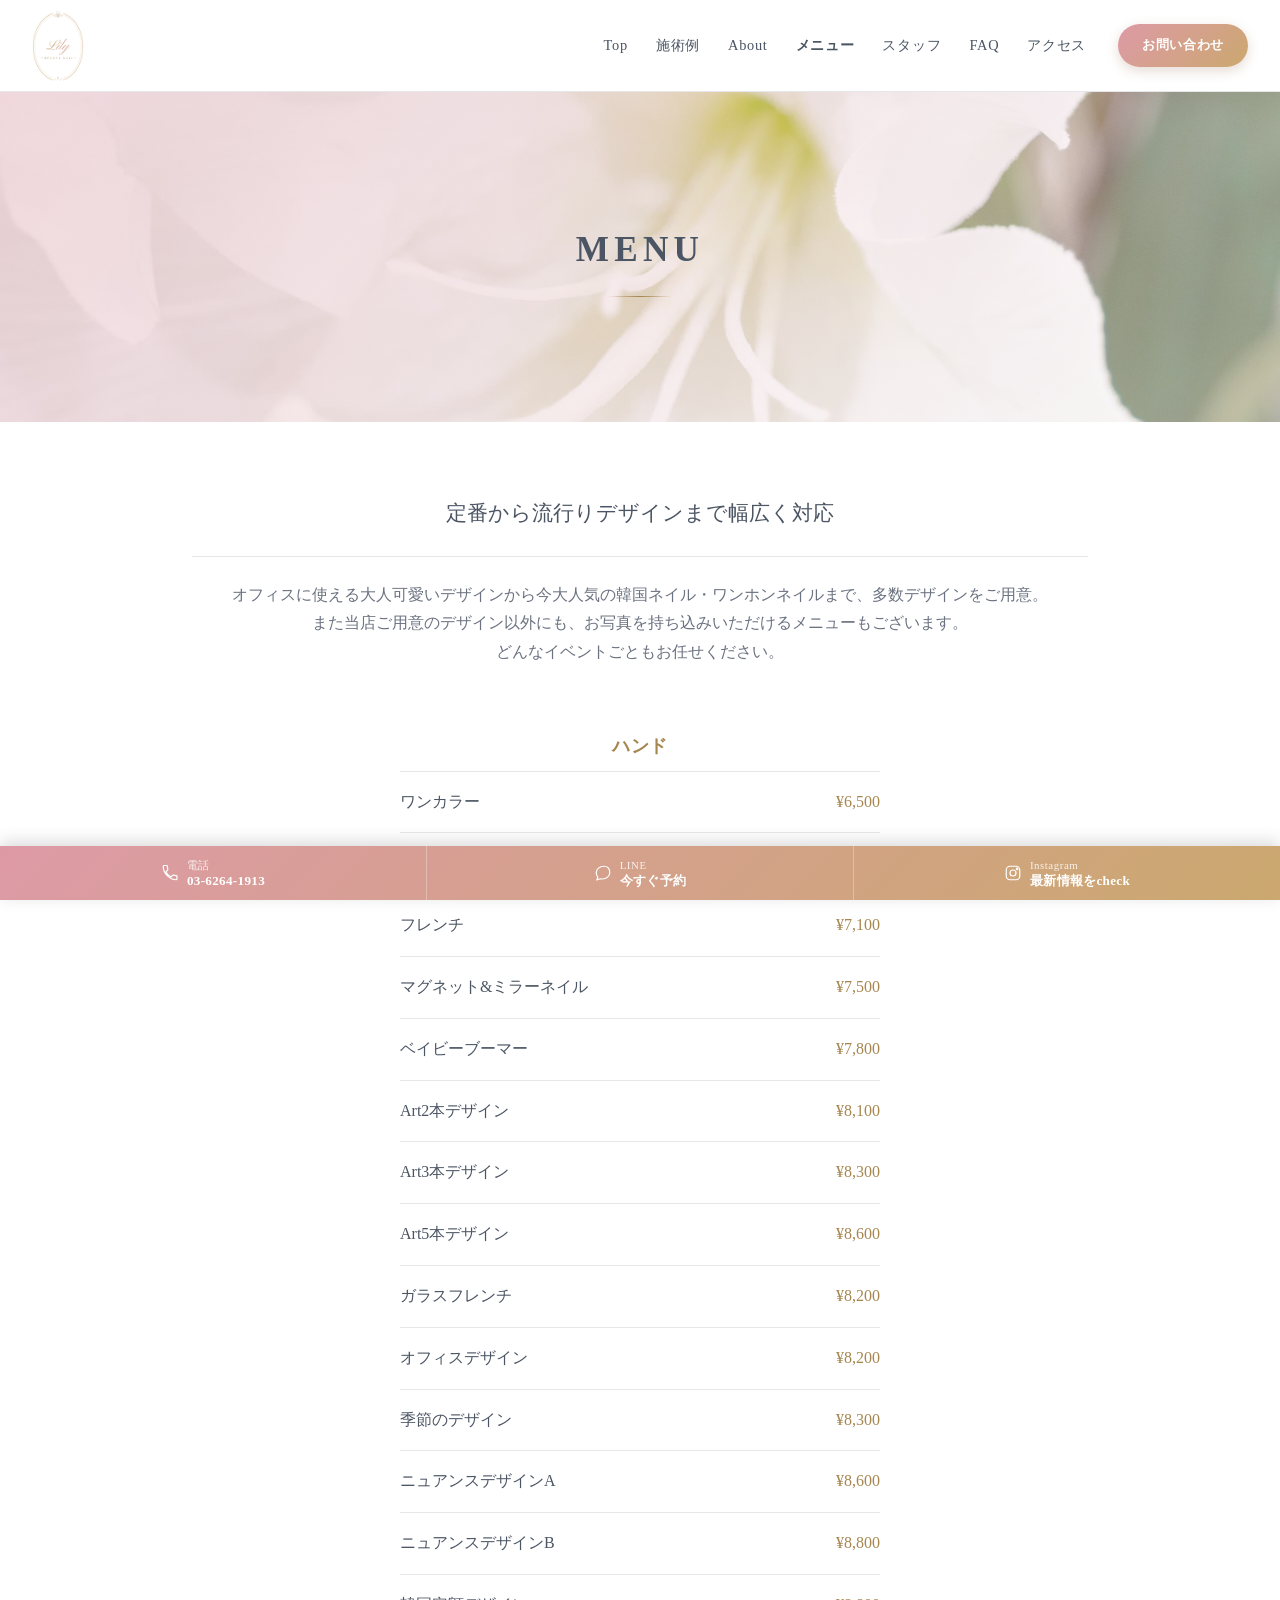
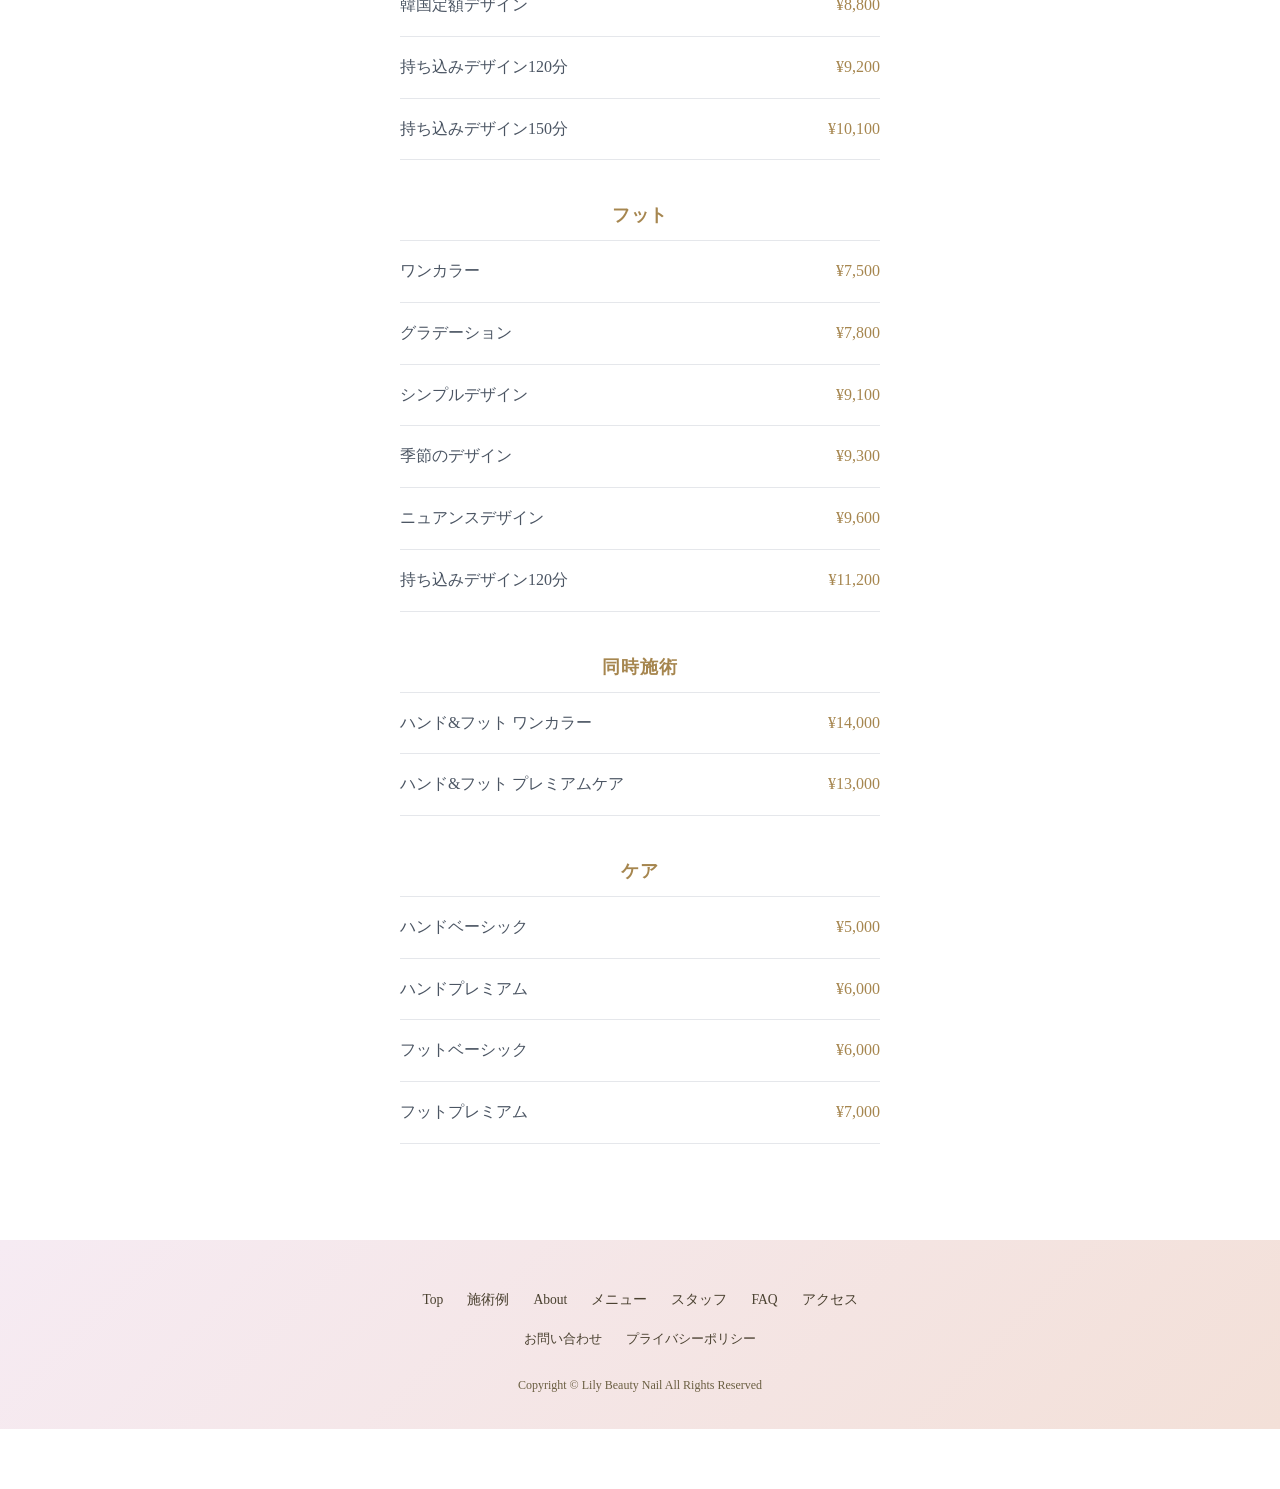
<file: menu.html>
<!DOCTYPE html>
<html lang="ja">
<head>
  <meta charset="UTF-8">
  <meta name="viewport" content="width=device-width, initial-scale=1.0">
  <meta http-equiv="Content-Security-Policy" content="default-src 'self'; script-src 'self'; style-src 'self' 'unsafe-inline' https://fonts.googleapis.com; font-src https://fonts.gstatic.com; img-src 'self' data:; frame-src https://www.google.com; connect-src 'self'; object-src 'none'; base-uri 'self'; form-action 'none'">
  <meta name="referrer" content="strict-origin-when-cross-origin">
  <title>メニュー | Lily Beauty Nail</title>
  <link rel="preconnect" href="https://fonts.googleapis.com">
  <link href="https://fonts.googleapis.com/css2?family=Cormorant+Garamond:ital,wght@0,500;0,600;0,700;1,500;1,600;1,700&family=Zen+Old+Mincho:wght@400;500;600;700&display=swap" rel="stylesheet">
  <link rel="stylesheet" href="style.css">
</head>
<body>
  <header class="site-header">
    <a href="index.html" class="logo">
      <img src="images/logo-lily-oval.png" alt="Lily Beauty Nail">
    </a>
    <nav id="site-nav" class="site-nav">
      <ul>
        <li><a href="index.html">Top</a></li>
        <li><a href="gallery.html">施術例</a></li>
        <li><a href="concept.html">About</a></li>
        <li><a href="menu.html" class="active">メニュー</a></li>
        <li><a href="staff.html">スタッフ</a></li>
        <li><a href="faq.html">FAQ</a></li>
        <li><a href="access.html">アクセス</a></li>
    </ul>
      <a href="access.html" class="btn-contact contact-trigger">お問い合わせ</a>
      <div class="mobile-contact-menu">
        <button type="button" class="mobile-contact-back">← 戻る</button>
        <a href="tel:0362641913" class="mobile-contact-item">
          <svg width="20" height="20" viewBox="0 0 24 24" fill="none" stroke="currentColor" stroke-width="1.6"><path d="M6.6 10.8c1.4 2.8 3.8 5.2 6.6 6.6l2.2-2.2c.3-.3.7-.4 1.1-.3 1.2.4 2.5.6 3.8.6.6 0 1 .4 1 1V20c0 .6-.4 1-1 1C11.4 21 3 12.6 3 3c0-.6.4-1 1-1h3.5c.6 0 1 .4 1 1 0 1.3.2 2.6.6 3.8.1.4 0 .8-.3 1.1L6.6 10.8z"/></svg>
          <span>電話で問い合わせる</span>
        </a>
        <a href="https://lin.ee/Nxv7NEh" class="mobile-contact-item" target="_blank" rel="noopener noreferrer">
          <svg width="20" height="20" viewBox="0 0 24 24" fill="none" stroke="currentColor" stroke-width="1.6"><path d="M21 11.5c0 4.7-4.5 8.5-10 8.5-.9 0-1.8-.1-2.6-.3L4 21l1-3.8C3.7 15.8 3 13.7 3 11.5 3 6.8 7.5 3 13 3s8 3.8 8 8.5z"/></svg>
          <span>LINEで問い合わせる</span>
        </a>
        <a href="https://www.instagram.com/lilybeautynail/" class="mobile-contact-item" target="_blank" rel="noopener noreferrer">
          <svg width="20" height="20" viewBox="0 0 24 24" fill="none" stroke="currentColor" stroke-width="1.6"><rect x="3" y="3" width="18" height="18" rx="5"></rect><circle cx="12" cy="12" r="4"></circle><circle cx="17.5" cy="6.5" r="1"></circle></svg>
          <span>Instagramで問い合わせる</span>
        </a>
      </div>
    </nav>
    <button id="nav-toggle" class="nav-toggle" aria-label="メニューを開く" aria-expanded="false">
      <span></span><span></span><span></span>
    </button>
  </header>

  <div class="page-banner" style="background-image:url('images/concept-leaf.jpg');">
    <p class="banner-title">Menu</p>
  </div>

  <div class="intro-block">
    <h2>定番から流行りデザインまで幅広く対応</h2>
    <p>
      オフィスに使える大人可愛いデザインから今大人気の韓国ネイル・ワンホンネイルまで、多数デザインをご用意。<br>
      また当店ご用意のデザイン以外にも、お写真を持ち込みいただけるメニューもございます。<br>
      どんなイベントごともお任せください。
    </p>
  </div>

  <section class="section menu">
    <h3 class="menu-category">ハンド</h3>
    <ul class="menu-list">
      <li><span class="menu-name">ワンカラー</span><span class="menu-price">¥6,500</span></li>
      <li><span class="menu-name">グラデーション</span><span class="menu-price">¥6,800</span></li>
      <li><span class="menu-name">フレンチ</span><span class="menu-price">¥7,100</span></li>
      <li><span class="menu-name">マグネット&amp;ミラーネイル</span><span class="menu-price">¥7,500</span></li>
      <li><span class="menu-name">ベイビーブーマー</span><span class="menu-price">¥7,800</span></li>
      <li><span class="menu-name">Art2本デザイン</span><span class="menu-price">¥8,100</span></li>
      <li><span class="menu-name">Art3本デザイン</span><span class="menu-price">¥8,300</span></li>
      <li><span class="menu-name">Art5本デザイン</span><span class="menu-price">¥8,600</span></li>
      <li><span class="menu-name">ガラスフレンチ</span><span class="menu-price">¥8,200</span></li>
      <li><span class="menu-name">オフィスデザイン</span><span class="menu-price">¥8,200</span></li>
      <li><span class="menu-name">季節のデザイン</span><span class="menu-price">¥8,300</span></li>
      <li><span class="menu-name">ニュアンスデザインA</span><span class="menu-price">¥8,600</span></li>
      <li><span class="menu-name">ニュアンスデザインB</span><span class="menu-price">¥8,800</span></li>
      <li><span class="menu-name">韓国定額デザイン</span><span class="menu-price">¥8,800</span></li>
      <li><span class="menu-name">持ち込みデザイン120分</span><span class="menu-price">¥9,200</span></li>
      <li><span class="menu-name">持ち込みデザイン150分</span><span class="menu-price">¥10,100</span></li>
    </ul>

    <h3 class="menu-category">フット</h3>
    <ul class="menu-list">
      <li><span class="menu-name">ワンカラー</span><span class="menu-price">¥7,500</span></li>
      <li><span class="menu-name">グラデーション</span><span class="menu-price">¥7,800</span></li>
      <li><span class="menu-name">シンプルデザイン</span><span class="menu-price">¥9,100</span></li>
      <li><span class="menu-name">季節のデザイン</span><span class="menu-price">¥9,300</span></li>
      <li><span class="menu-name">ニュアンスデザイン</span><span class="menu-price">¥9,600</span></li>
      <li><span class="menu-name">持ち込みデザイン120分</span><span class="menu-price">¥11,200</span></li>
    </ul>

    <h3 class="menu-category">同時施術</h3>
    <ul class="menu-list">
      <li><span class="menu-name">ハンド&amp;フット ワンカラー</span><span class="menu-price">¥14,000</span></li>
      <li><span class="menu-name">ハンド&amp;フット プレミアムケア</span><span class="menu-price">¥13,000</span></li>
    </ul>

    <h3 class="menu-category">ケア</h3>
    <ul class="menu-list">
      <li><span class="menu-name">ハンドベーシック</span><span class="menu-price">¥5,000</span></li>
      <li><span class="menu-name">ハンドプレミアム</span><span class="menu-price">¥6,000</span></li>
      <li><span class="menu-name">フットベーシック</span><span class="menu-price">¥6,000</span></li>
      <li><span class="menu-name">フットプレミアム</span><span class="menu-price">¥7,000</span></li>
    </ul>

  </section>

  <footer class="site-footer">
    <ul class="footer-links">
      <li><a href="index.html">Top</a></li>
      <li><a href="gallery.html">施術例</a></li>
      <li><a href="concept.html">About</a></li>
      <li><a href="menu.html">メニュー</a></li>
      <li><a href="staff.html">スタッフ</a></li>
      <li><a href="faq.html">FAQ</a></li>
      <li><a href="access.html">アクセス</a></li>
      </ul>
    <ul class="footer-links secondary">
      <li><a href="access.html" class="contact-trigger">お問い合わせ</a></li>
      <li><a href="privacy.html">プライバシーポリシー</a></li>
    </ul>
    <p class="footer-copyright">Copyright © Lily Beauty Nail All Rights Reserved</p>
  </footer>
  <script src="script.js"></script>
</body>
</html>
</file>
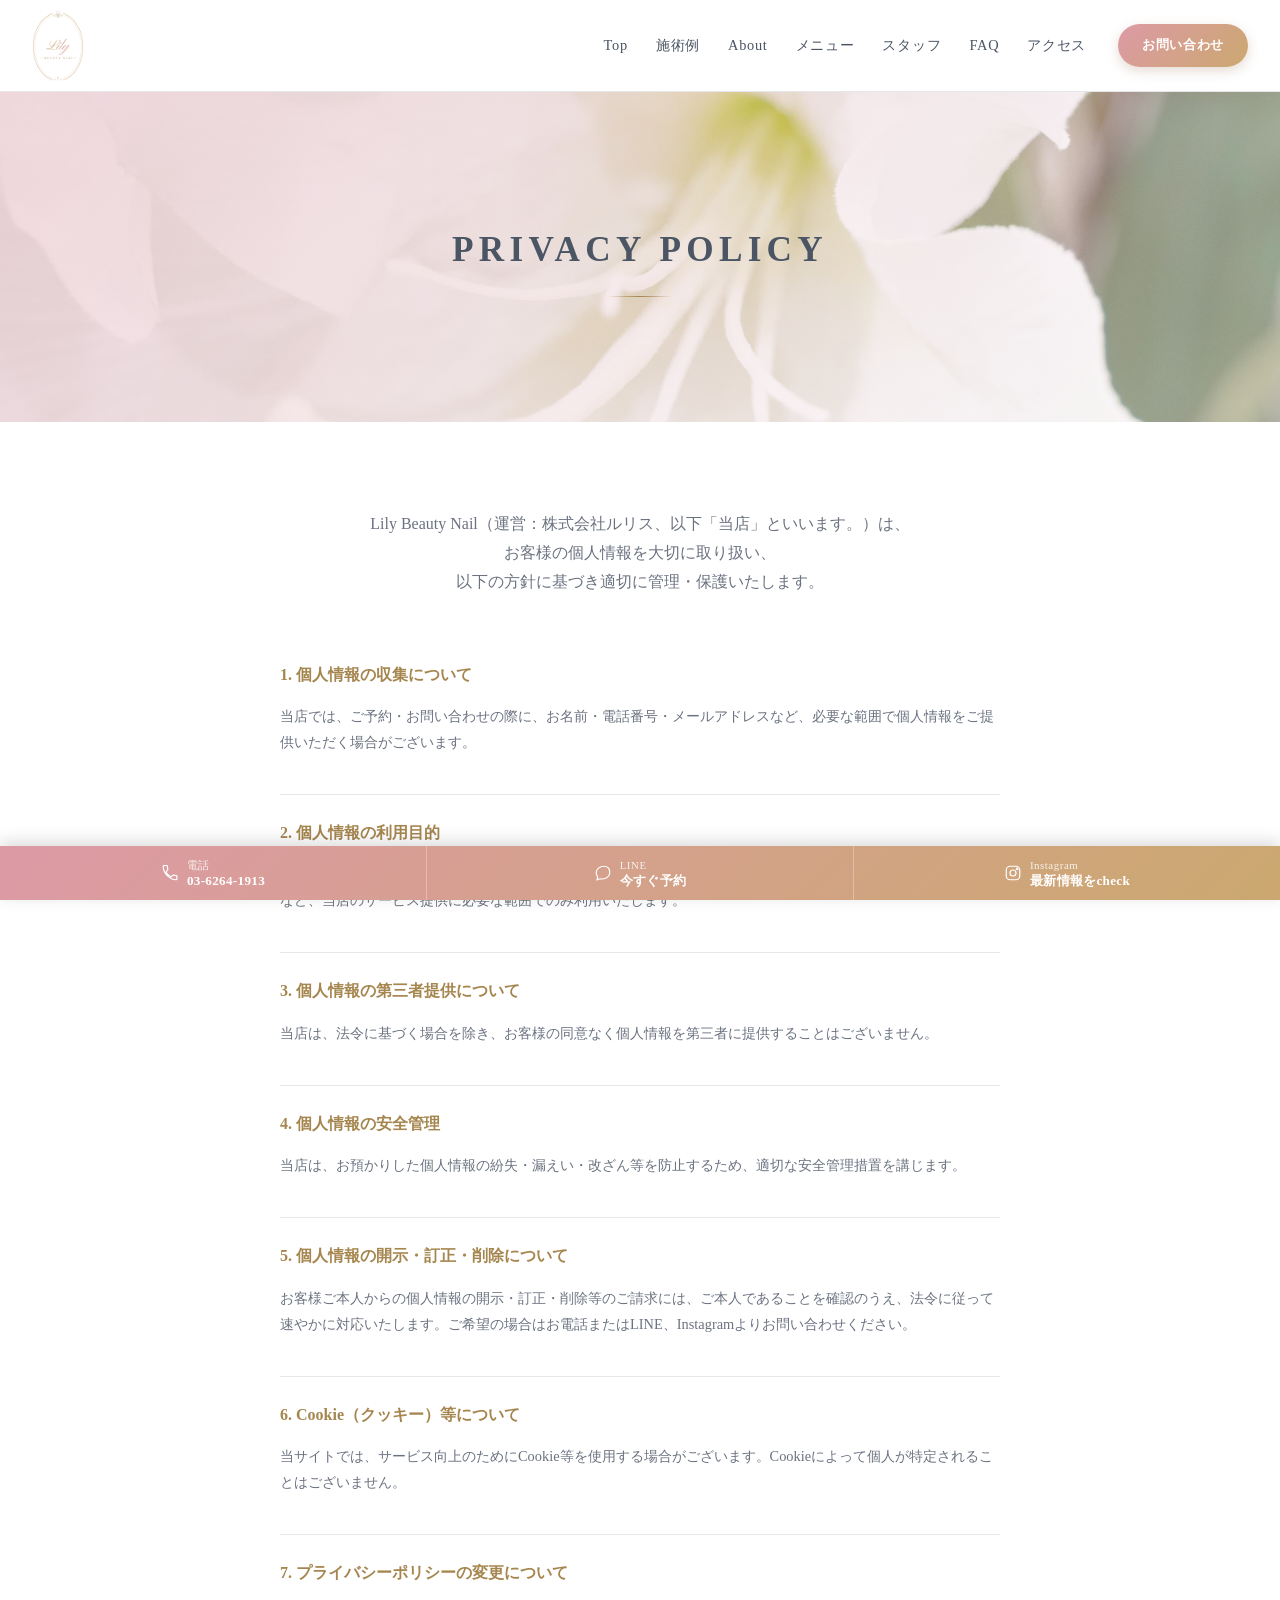
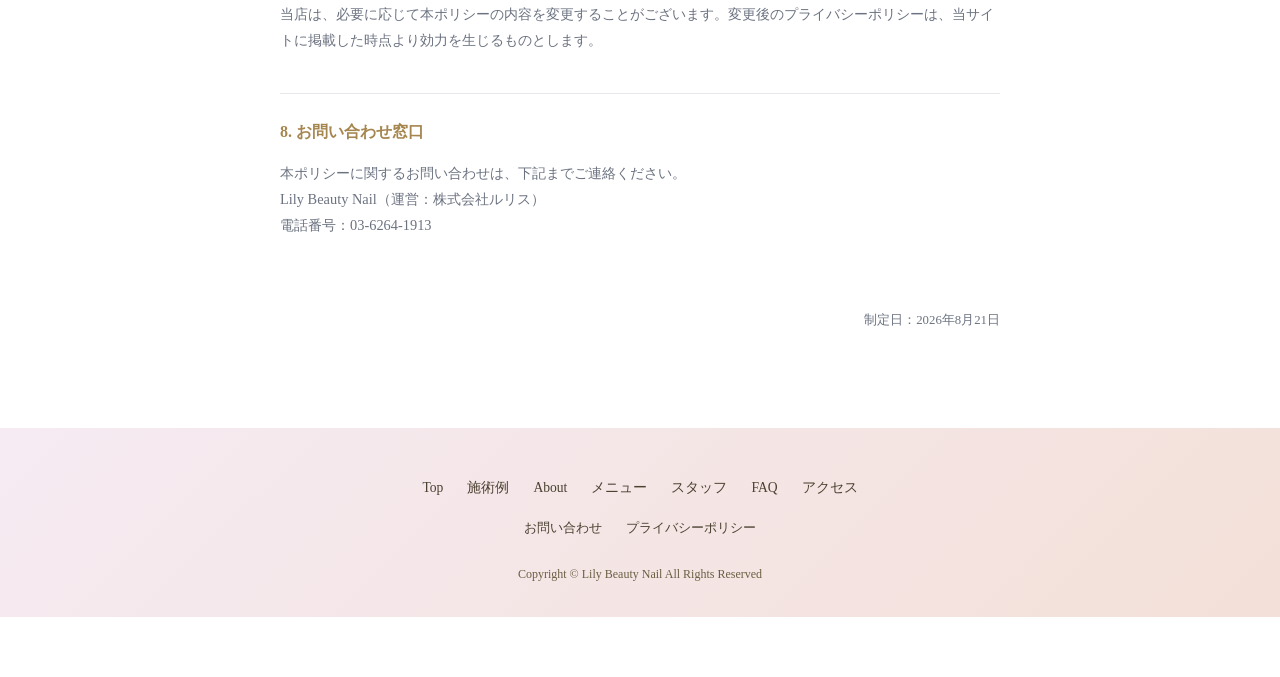
<file: privacy.html>
<!DOCTYPE html>
<html lang="ja">
<head>
  <meta charset="UTF-8">
  <meta name="viewport" content="width=device-width, initial-scale=1.0">
  <meta http-equiv="Content-Security-Policy" content="default-src 'self'; script-src 'self'; style-src 'self' 'unsafe-inline' https://fonts.googleapis.com; font-src https://fonts.gstatic.com; img-src 'self' data:; frame-src https://www.google.com; connect-src 'self'; object-src 'none'; base-uri 'self'; form-action 'none'">
  <meta name="referrer" content="strict-origin-when-cross-origin">
  <title>プライバシーポリシー | Lily Beauty Nail</title>
  <link rel="preconnect" href="https://fonts.googleapis.com">
  <link href="https://fonts.googleapis.com/css2?family=Cormorant+Garamond:ital,wght@0,500;0,600;0,700;1,500;1,600;1,700&family=Zen+Old+Mincho:wght@400;500;600;700&display=swap" rel="stylesheet">
  <link rel="stylesheet" href="style.css">
</head>
<body>
  <header class="site-header">
    <a href="index.html" class="logo">
      <img src="images/logo-lily-oval.png" alt="Lily Beauty Nail">
    </a>
    <nav id="site-nav" class="site-nav">
      <ul>
        <li><a href="index.html">Top</a></li>
        <li><a href="gallery.html">施術例</a></li>
        <li><a href="concept.html">About</a></li>
        <li><a href="menu.html">メニュー</a></li>
        <li><a href="staff.html">スタッフ</a></li>
        <li><a href="faq.html">FAQ</a></li>
        <li><a href="access.html">アクセス</a></li>
      </ul>
      <a href="access.html" class="btn-contact contact-trigger">お問い合わせ</a>
      <div class="mobile-contact-menu">
        <button type="button" class="mobile-contact-back">← 戻る</button>
        <a href="tel:0362641913" class="mobile-contact-item">
          <svg width="20" height="20" viewBox="0 0 24 24" fill="none" stroke="currentColor" stroke-width="1.6"><path d="M6.6 10.8c1.4 2.8 3.8 5.2 6.6 6.6l2.2-2.2c.3-.3.7-.4 1.1-.3 1.2.4 2.5.6 3.8.6.6 0 1 .4 1 1V20c0 .6-.4 1-1 1C11.4 21 3 12.6 3 3c0-.6.4-1 1-1h3.5c.6 0 1 .4 1 1 0 1.3.2 2.6.6 3.8.1.4 0 .8-.3 1.1L6.6 10.8z"/></svg>
          <span>電話で問い合わせる</span>
        </a>
        <a href="https://lin.ee/Nxv7NEh" class="mobile-contact-item" target="_blank" rel="noopener noreferrer">
          <svg width="20" height="20" viewBox="0 0 24 24" fill="none" stroke="currentColor" stroke-width="1.6"><path d="M21 11.5c0 4.7-4.5 8.5-10 8.5-.9 0-1.8-.1-2.6-.3L4 21l1-3.8C3.7 15.8 3 13.7 3 11.5 3 6.8 7.5 3 13 3s8 3.8 8 8.5z"/></svg>
          <span>LINEで問い合わせる</span>
        </a>
        <a href="https://www.instagram.com/lilybeautynail/" class="mobile-contact-item" target="_blank" rel="noopener noreferrer">
          <svg width="20" height="20" viewBox="0 0 24 24" fill="none" stroke="currentColor" stroke-width="1.6"><rect x="3" y="3" width="18" height="18" rx="5"></rect><circle cx="12" cy="12" r="4"></circle><circle cx="17.5" cy="6.5" r="1"></circle></svg>
          <span>Instagramで問い合わせる</span>
        </a>
      </div>
    </nav>
    <button id="nav-toggle" class="nav-toggle" aria-label="メニューを開く" aria-expanded="false">
      <span></span><span></span><span></span>
    </button>
  </header>

  <div class="page-banner" style="background-image:url('images/concept-leaf.jpg');">
    <p class="banner-title">Privacy Policy</p>
  </div>

  <div class="intro-block">
    <p>
      Lily Beauty Nail（運営：株式会社ルリス、以下「当店」といいます。）は、<br>
      お客様の個人情報を大切に取り扱い、<br>
      以下の方針に基づき適切に管理・保護いたします。
    </p>
  </div>

  <section class="section privacy">
    <div class="privacy-list">
      <div class="privacy-item">
        <h3>1. 個人情報の収集について</h3>
        <p>当店では、ご予約・お問い合わせの際に、お名前・電話番号・メールアドレスなど、必要な範囲で個人情報をご提供いただく場合がございます。</p>
      </div>
      <div class="privacy-item">
        <h3>2. 個人情報の利用目的</h3>
        <p>ご提供いただいた個人情報は、ご予約の確認・施術のご案内・お問い合わせへの対応・サービス向上のための分析など、当店のサービス提供に必要な範囲でのみ利用いたします。</p>
      </div>
      <div class="privacy-item">
        <h3>3. 個人情報の第三者提供について</h3>
        <p>当店は、法令に基づく場合を除き、お客様の同意なく個人情報を第三者に提供することはございません。</p>
      </div>
      <div class="privacy-item">
        <h3>4. 個人情報の安全管理</h3>
        <p>当店は、お預かりした個人情報の紛失・漏えい・改ざん等を防止するため、適切な安全管理措置を講じます。</p>
      </div>
      <div class="privacy-item">
        <h3>5. 個人情報の開示・訂正・削除について</h3>
        <p>お客様ご本人からの個人情報の開示・訂正・削除等のご請求には、ご本人であることを確認のうえ、法令に従って速やかに対応いたします。ご希望の場合はお電話またはLINE、Instagramよりお問い合わせください。</p>
      </div>
      <div class="privacy-item">
        <h3>6. Cookie（クッキー）等について</h3>
        <p>当サイトでは、サービス向上のためにCookie等を使用する場合がございます。Cookieによって個人が特定されることはございません。</p>
      </div>
      <div class="privacy-item">
        <h3>7. プライバシーポリシーの変更について</h3>
        <p>当店は、必要に応じて本ポリシーの内容を変更することがございます。変更後のプライバシーポリシーは、当サイトに掲載した時点より効力を生じるものとします。</p>
      </div>
      <div class="privacy-item">
        <h3>8. お問い合わせ窓口</h3>
        <p>本ポリシーに関するお問い合わせは、下記までご連絡ください。<br>Lily Beauty Nail（運営：株式会社ルリス）<br>電話番号：03-6264-1913</p>
      </div>
    </div>
    <p class="privacy-date">制定日：2026年8月21日</p>
  </section>

  <footer class="site-footer">
    <ul class="footer-links">
      <li><a href="index.html">Top</a></li>
      <li><a href="gallery.html">施術例</a></li>
      <li><a href="concept.html">About</a></li>
      <li><a href="menu.html">メニュー</a></li>
      <li><a href="staff.html">スタッフ</a></li>
      <li><a href="faq.html">FAQ</a></li>
      <li><a href="access.html">アクセス</a></li>
    </ul>
    <ul class="footer-links secondary">
      <li><a href="access.html" class="contact-trigger">お問い合わせ</a></li>
      <li><a href="privacy.html">プライバシーポリシー</a></li>
    </ul>
    <p class="footer-copyright">Copyright © Lily Beauty Nail All Rights Reserved</p>
  </footer>
  <script src="script.js"></script>
</body>
</html>
</file>
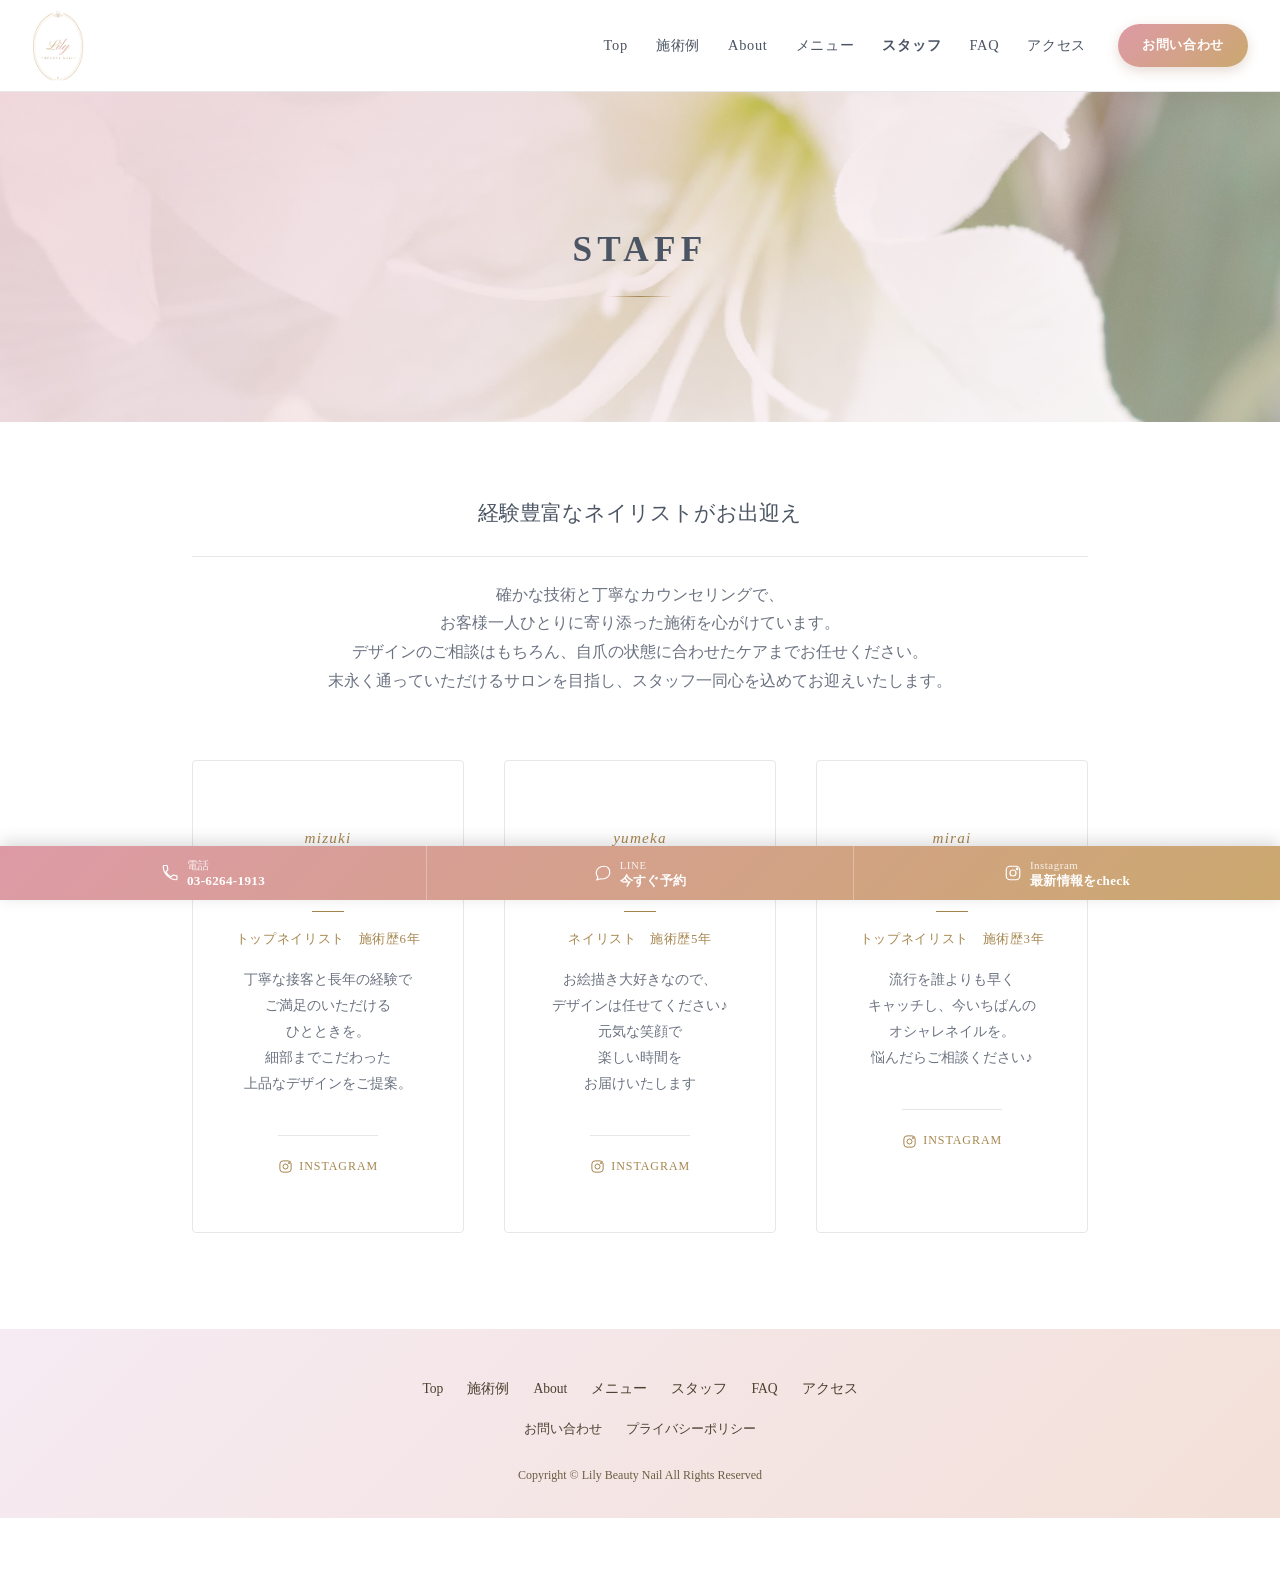
<file: staff.html>
<!DOCTYPE html>
<html lang="ja">
<head>
  <meta charset="UTF-8">
  <meta name="viewport" content="width=device-width, initial-scale=1.0">
  <meta http-equiv="Content-Security-Policy" content="default-src 'self'; script-src 'self'; style-src 'self' 'unsafe-inline' https://fonts.googleapis.com; font-src https://fonts.gstatic.com; img-src 'self' data:; frame-src https://www.google.com; connect-src 'self'; object-src 'none'; base-uri 'self'; form-action 'none'">
  <meta name="referrer" content="strict-origin-when-cross-origin">
  <title>スタッフ紹介 | Lily Beauty Nail</title>
  <link rel="preconnect" href="https://fonts.googleapis.com">
  <link href="https://fonts.googleapis.com/css2?family=Cormorant+Garamond:ital,wght@0,500;0,600;0,700;1,500;1,600;1,700&family=Zen+Old+Mincho:wght@400;500;600;700&display=swap" rel="stylesheet">
  <link rel="stylesheet" href="style.css">
</head>
<body>
  <header class="site-header">
    <a href="index.html" class="logo">
      <img src="images/logo-lily-oval.png" alt="Lily Beauty Nail">
    </a>
    <nav id="site-nav" class="site-nav">
      <ul>
        <li><a href="index.html">Top</a></li>
        <li><a href="gallery.html">施術例</a></li>
        <li><a href="concept.html">About</a></li>
        <li><a href="menu.html">メニュー</a></li>
        <li><a href="staff.html" class="active">スタッフ</a></li>
        <li><a href="faq.html">FAQ</a></li>
        <li><a href="access.html">アクセス</a></li>
    </ul>
      <a href="access.html" class="btn-contact contact-trigger">お問い合わせ</a>
      <div class="mobile-contact-menu">
        <button type="button" class="mobile-contact-back">← 戻る</button>
        <a href="tel:0362641913" class="mobile-contact-item">
          <svg width="20" height="20" viewBox="0 0 24 24" fill="none" stroke="currentColor" stroke-width="1.6"><path d="M6.6 10.8c1.4 2.8 3.8 5.2 6.6 6.6l2.2-2.2c.3-.3.7-.4 1.1-.3 1.2.4 2.5.6 3.8.6.6 0 1 .4 1 1V20c0 .6-.4 1-1 1C11.4 21 3 12.6 3 3c0-.6.4-1 1-1h3.5c.6 0 1 .4 1 1 0 1.3.2 2.6.6 3.8.1.4 0 .8-.3 1.1L6.6 10.8z"/></svg>
          <span>電話で問い合わせる</span>
        </a>
        <a href="https://lin.ee/Nxv7NEh" class="mobile-contact-item" target="_blank" rel="noopener noreferrer">
          <svg width="20" height="20" viewBox="0 0 24 24" fill="none" stroke="currentColor" stroke-width="1.6"><path d="M21 11.5c0 4.7-4.5 8.5-10 8.5-.9 0-1.8-.1-2.6-.3L4 21l1-3.8C3.7 15.8 3 13.7 3 11.5 3 6.8 7.5 3 13 3s8 3.8 8 8.5z"/></svg>
          <span>LINEで問い合わせる</span>
        </a>
        <a href="https://www.instagram.com/lilybeautynail/" class="mobile-contact-item" target="_blank" rel="noopener noreferrer">
          <svg width="20" height="20" viewBox="0 0 24 24" fill="none" stroke="currentColor" stroke-width="1.6"><rect x="3" y="3" width="18" height="18" rx="5"></rect><circle cx="12" cy="12" r="4"></circle><circle cx="17.5" cy="6.5" r="1"></circle></svg>
          <span>Instagramで問い合わせる</span>
        </a>
      </div>
    </nav>
    <button id="nav-toggle" class="nav-toggle" aria-label="メニューを開く" aria-expanded="false">
      <span></span><span></span><span></span>
    </button>
  </header>

  <div class="page-banner" style="background-image:url('images/concept-leaf.jpg');">
    <p class="banner-title">Staff</p>
  </div>

  <div class="intro-block">
    <h2>経験豊富なネイリストがお出迎え</h2>
    <p>
      確かな技術と丁寧なカウンセリングで、<br>
      お客様一人ひとりに寄り添った施術を心がけています。<br>
      デザインのご相談はもちろん、自爪の状態に合わせたケアまでお任せください。<br>
      末永く通っていただけるサロンを目指し、スタッフ一同心を込めてお迎えいたします。
    </p>
  </div>

  <section class="section staff">
    <div class="staff-grid">
      <article class="staff-card">
        <p class="staff-en">mizuki</p>
        <h3>ミヅキ</h3>
        <p class="staff-role">トップネイリスト　施術歴6年</p>
        <p class="staff-desc">丁寧な接客と長年の経験で<br>ご満足のいただける<br>ひとときを。<br>細部までこだわった<br>上品なデザインをご提案。</p>
        <a class="staff-instagram" href="https://www.instagram.com/bmoon_mizuki" target="_blank" rel="noopener noreferrer" aria-label="ミヅキのInstagram">
          <svg width="15" height="15" viewBox="0 0 24 24" fill="none" stroke="currentColor" stroke-width="1.6"><rect x="3" y="3" width="18" height="18" rx="5"></rect><circle cx="12" cy="12" r="4"></circle><circle cx="17.5" cy="6.5" r="1"></circle></svg>
          Instagram
        </a>
      </article>
      <article class="staff-card">
        <p class="staff-en">yumeka</p>
        <h3>ユメカ</h3>
        <p class="staff-role">ネイリスト　施術歴5年</p>
        <p class="staff-desc">お絵描き大好きなので、<br>デザインは任せてください♪<br>元気な笑顔で<br>楽しい時間を<br>お届けいたします</p>
        <a class="staff-instagram" href="https://www.instagram.com/yumeee0721" target="_blank" rel="noopener noreferrer" aria-label="ユメカのInstagram">
          <svg width="15" height="15" viewBox="0 0 24 24" fill="none" stroke="currentColor" stroke-width="1.6"><rect x="3" y="3" width="18" height="18" rx="5"></rect><circle cx="12" cy="12" r="4"></circle><circle cx="17.5" cy="6.5" r="1"></circle></svg>
          Instagram
        </a>
      </article>
      <article class="staff-card">
        <p class="staff-en">mirai</p>
        <h3>ミライ</h3>
        <p class="staff-role">トップネイリスト　施術歴3年</p>
        <p class="staff-desc">流行を誰よりも早く<br>キャッチし、今いちばんの<br>オシャレネイルを。<br>悩んだらご相談ください♪</p>
        <a class="staff-instagram" href="https://www.instagram.com/3r_lilynail" target="_blank" rel="noopener noreferrer" aria-label="ミライのInstagram">
          <svg width="15" height="15" viewBox="0 0 24 24" fill="none" stroke="currentColor" stroke-width="1.6"><rect x="3" y="3" width="18" height="18" rx="5"></rect><circle cx="12" cy="12" r="4"></circle><circle cx="17.5" cy="6.5" r="1"></circle></svg>
          Instagram
        </a>
      </article>
    </div>
  </section>

  <footer class="site-footer">
    <ul class="footer-links">
      <li><a href="index.html">Top</a></li>
      <li><a href="gallery.html">施術例</a></li>
      <li><a href="concept.html">About</a></li>
      <li><a href="menu.html">メニュー</a></li>
      <li><a href="staff.html">スタッフ</a></li>
      <li><a href="faq.html">FAQ</a></li>
      <li><a href="access.html">アクセス</a></li>
      </ul>
    <ul class="footer-links secondary">
      <li><a href="access.html" class="contact-trigger">お問い合わせ</a></li>
      <li><a href="privacy.html">プライバシーポリシー</a></li>
    </ul>
    <p class="footer-copyright">Copyright © Lily Beauty Nail All Rights Reserved</p>
  </footer>
  <script src="script.js"></script>
</body>
</html>
</file>
<file: style.css>
:root {
  --gold: #a6864f;
  --gold-light: #e3d3b8;
  --rose: #d27382;
  --green: #d27382;
  --footer-gold: #f6ebf3;
  --bg: #ffffff;
  --bg-alt: #f8f2ee;
  --ink: #4b5563;
  --ink-light: #6b7280;
  --border: #e5e7eb;
  --font-jp: "Zen Old Mincho", serif;
  --font-en: "Cormorant Garamond", serif;
  --font-script: "Cormorant Garamond", serif;
  --rose-muted: #dd9aa6;
  --gold-muted: #cba86f;
  --gradient-primary: linear-gradient(135deg, var(--rose-muted), var(--gold-muted));
  --gradient-primary-hover: linear-gradient(135deg, var(--gold-muted), var(--rose-muted));
  --gradient-gold-shine: linear-gradient(90deg, transparent 0%, var(--gold) 50%, transparent 100%);
}

/* Scroll reveal (class added by script.js; no-JS visitors see everything immediately) */
.reveal {
  opacity: 0;
  transform: translateY(28px);
  transition: opacity 0.8s ease, transform 0.8s ease;
}

.reveal.is-visible {
  opacity: 1;
  transform: translateY(0);
}

@media (prefers-reduced-motion: reduce) {
  .reveal {
    transition: none;
    opacity: 1;
    transform: none;
  }
}

* {
  box-sizing: border-box;
}

body {
  margin: 0;
  font-family: var(--font-jp);
  color: var(--ink);
  background: var(--bg);
  line-height: 1.8;
  scroll-behavior: smooth;
}

h1, h2, h3 {
  font-weight: 700;
  margin: 0;
}

a {
  color: inherit;
  text-decoration: none;
}

ul {
  list-style: none;
  margin: 0;
  padding: 0;
}

/* Header */
.site-header {
  position: sticky;
  top: 0;
  z-index: 100;
  display: flex;
  align-items: center;
  justify-content: space-between;
  padding: 0.6rem 2rem;
  background: rgba(255, 255, 255, 0.95);
  border-bottom: 1px solid var(--border);
}

.logo {
  display: flex;
  align-items: center;
}

.logo img {
  height: 72px;
  width: auto;
  display: block;
}

.site-nav {
  display: flex;
  align-items: center;
  gap: 2rem;
}

.site-nav ul {
  display: flex;
  gap: 1.75rem;
  font-size: 0.9rem;
  letter-spacing: 0.05em;
}

.site-nav ul a:hover {
  color: var(--green);
}

.site-nav ul a.active {
  color: var(--ink);
  font-weight: 700;
}

.btn-contact {
  display: inline-block;
  background: var(--gradient-primary);
  color: #fff;
  padding: 0.6rem 1.5rem;
  border-radius: 999px;
  font-size: 0.8rem;
  font-weight: 700;
  letter-spacing: 0.05em;
  box-shadow: 0 4px 12px rgba(154, 110, 82, 0.25);
  transition: background 0.35s ease, transform 0.25s ease, box-shadow 0.25s ease;
}

.btn-contact:hover,
.btn-contact:focus-visible {
  background: var(--gradient-primary-hover);
  transform: translateY(-2px) scale(1.04);
  box-shadow: 0 10px 20px rgba(154, 110, 82, 0.35);
}

/* Bottom contact bar (always visible) */
body.has-bottom-bar {
  padding-bottom: 60px;
}

.bottom-bar {
  position: fixed;
  left: 0;
  right: 0;
  bottom: 0;
  z-index: 500;
  display: flex;
  background: var(--gradient-primary);
  box-shadow: 0 -4px 16px rgba(0, 0, 0, 0.15);
  transform: translateY(0);
  opacity: 1;
  transition: transform 0.4s ease, opacity 0.35s ease;
}

.bottom-bar.bottom-bar-hidden {
  transform: translateY(100%);
  opacity: 0;
  pointer-events: none;
}

.contact-popover {
  position: fixed;
  z-index: 800;
  width: 230px;
  background: var(--bg);
  border: 1px solid var(--border);
  border-radius: 10px;
  box-shadow: 0 16px 40px rgba(0, 0, 0, 0.18);
  padding: 0.5rem;
  opacity: 0;
  transform: translateY(-6px);
  pointer-events: none;
  transition: opacity 0.2s ease, transform 0.2s ease;
}

.contact-popover.open {
  opacity: 1;
  transform: translateY(0);
  pointer-events: auto;
}

.contact-popover a {
  display: flex;
  align-items: center;
  gap: 0.65rem;
  padding: 0.65rem 0.75rem;
  border-radius: 7px;
  color: var(--ink);
  font-size: 0.85rem;
  letter-spacing: 0.02em;
  transition: background 0.2s ease;
}

.contact-popover a:hover,
.contact-popover a:focus-visible {
  background: var(--bg-alt);
}

.contact-popover a svg {
  flex-shrink: 0;
  color: var(--gold);
}

.bottom-bar-item {
  flex: 1;
  display: flex;
  align-items: center;
  justify-content: center;
  gap: 0.5rem;
  padding: 0.7rem 0.5rem;
  color: #fff;
  letter-spacing: 0.02em;
  border-left: 1px solid rgba(255, 255, 255, 0.3);
  transition: background 0.25s ease;
}

.bottom-bar-item:first-child {
  border-left: none;
}

.bottom-bar-item:hover,
.bottom-bar-item:focus-visible {
  background: rgba(255, 255, 255, 0.15);
}

.bottom-bar-item svg {
  flex-shrink: 0;
}

.bottom-bar-text {
  display: flex;
  flex-direction: column;
  align-items: flex-start;
  line-height: 1.3;
}

.bottom-bar-label {
  font-size: 0.68rem;
  letter-spacing: 0.05em;
  opacity: 0.85;
}

.bottom-bar-value {
  font-size: 0.82rem;
  font-weight: 700;
}

@media (max-width: 480px) {
  body.has-bottom-bar {
    padding-bottom: 60px;
  }

  .bottom-bar-item {
    padding: 0.55rem 0.4rem;
    gap: 0.35rem;
  }

  .bottom-bar-label {
    font-size: 0.6rem;
  }

  .bottom-bar-value {
    font-size: 0.72rem;
  }
}

.nav-toggle {
  display: none;
  flex-direction: column;
  gap: 5px;
  background: none;
  border: none;
  cursor: pointer;
  padding: 0.5rem;
}

.nav-toggle span {
  width: 24px;
  height: 2px;
  background: var(--ink);
}

/* Hero (Top page) */
.hero {
  position: relative;
  min-height: 88vh;
  display: flex;
  align-items: center;
  justify-content: center;
  text-align: center;
  background-size: cover;
  background-position: center;
  color: #fff;
}

.hero-overlay {
  position: absolute;
  inset: 0;
  background: linear-gradient(180deg, rgba(17, 24, 39, 0.15), rgba(17, 24, 39, 0.45));
}

.hero::after {
  content: "";
  position: absolute;
  left: 0;
  right: 0;
  bottom: 0;
  height: 160px;
  background: linear-gradient(180deg, rgba(246, 235, 243, 0) 0%, var(--footer-gold) 100%);
  pointer-events: none;
}

.hero-content {
  position: relative;
  z-index: 1;
  padding: 0 2rem;
}

.hero-eyebrow {
  font-family: var(--font-en);
  letter-spacing: 0.3em;
  font-size: 0.85rem;
  margin-bottom: 1.25rem;
  color: var(--gold-light);
  opacity: 0;
  animation: hero-fade-up 0.8s ease 2.3s forwards;
}

.hero h1 {
  font-family: "Beau Rivage", cursive;
  font-size: 4.5rem;
  line-height: 1.4;
  font-weight: 400;
  font-style: normal;
  letter-spacing: 0.05em;
  clip-path: inset(0 100% 0 0);
  animation: handwrite-reveal 2s cubic-bezier(0.65, 0, 0.35, 1) 0.1s forwards;
}

@keyframes handwrite-reveal {
  to {
    clip-path: inset(0 0 0 0);
  }
}

@keyframes hero-fade-up {
  from {
    opacity: 0;
    transform: translateY(16px);
  }
  to {
    opacity: 1;
    transform: translateY(0);
  }
}

@media (prefers-reduced-motion: reduce) {
  .hero h1 {
    clip-path: none;
    animation: none;
  }

  .hero-eyebrow,
  .hero-sub-jp,
  .hero-sub {
    opacity: 1;
    animation: none;
  }
}

.hero-sub-jp {
  margin-top: 0.75rem;
  color: var(--gold-light);
  font-size: 1.15rem;
  letter-spacing: 0.15em;
  opacity: 0;
  animation: hero-fade-up 0.8s ease 2.5s forwards;
}

.hero-sub {
  font-family: var(--font-en);
  letter-spacing: 0.1em;
  margin: 2.5rem 0 2rem;
  opacity: 0;
  animation: hero-fade-up 0.8s ease 2.7s forwards;
}

.hero .btn-contact {
  display: inline-block;
}


/* Page banner (subpages) */
.page-banner {
  position: relative;
  height: 330px;
  display: flex;
  flex-direction: column;
  align-items: center;
  justify-content: center;
  text-align: center;
  background-size: cover;
  background-position: center;
  overflow: hidden;
}

.page-banner::before {
  content: "";
  position: absolute;
  inset: 0;
  background: linear-gradient(135deg, rgba(210, 115, 130, 0.25), rgba(255, 255, 255, 0.55));
}

.page-banner .banner-title,
.page-banner .banner-sub {
  position: relative;
  z-index: 1;
}

.banner-title {
  font-family: var(--font-script);
  font-size: 2.2rem;
  font-weight: 700;
  letter-spacing: 0.15em;
  text-transform: uppercase;
  color: var(--ink);
  position: relative;
  padding-bottom: 1rem;
}

.banner-title::after {
  content: "";
  position: absolute;
  bottom: 0;
  left: 50%;
  transform: translateX(-50%);
  width: 64px;
  height: 1px;
  background: var(--gradient-gold-shine);
}

.banner-sub {
  margin-top: 0.5rem;
  color: var(--ink-light);
  letter-spacing: 0.1em;
}

/* Preview sections (Top page) */
.preview-section {
  padding: 5rem 2rem;
  text-align: center;
}

.preview-eyebrow {
  font-family: var(--font-script);
  font-size: 1.8rem;
  font-weight: 700;
  letter-spacing: 0.15em;
  text-transform: uppercase;
  color: var(--ink);
  position: relative;
  padding-bottom: 1rem;
}

.preview-eyebrow::after {
  content: "";
  position: absolute;
  bottom: 0;
  left: 50%;
  transform: translateX(-50%);
  width: 64px;
  height: 1px;
  background: var(--gradient-gold-shine);
}

.preview-sub {
  margin: 0.5rem 0 3rem;
  color: var(--ink-light);
  letter-spacing: 0.05em;
}

.preview-section.on-green {
  background: linear-gradient(180deg, var(--footer-gold), var(--bg) 90%);
}

.preview-more {
  display: inline-block;
  margin-top: 2.5rem;
  background: var(--gradient-primary);
  color: #fff;
  padding: 0.7rem 1.75rem;
  border-radius: 999px;
  font-size: 0.85rem;
  font-weight: 700;
  box-shadow: 0 4px 12px rgba(154, 110, 82, 0.25);
  transition: background 0.35s ease, transform 0.25s ease, box-shadow 0.25s ease;
}

.preview-more:hover,
.preview-more:focus-visible {
  background: var(--gradient-primary-hover);
  transform: translateY(-2px) scale(1.04);
  box-shadow: 0 10px 20px rgba(154, 110, 82, 0.35);
}

/* Values (About) */
.values-grid {
  position: relative;
  display: grid;
  grid-template-columns: repeat(3, 1fr);
  gap: 2.5rem;
  max-width: 900px;
  margin: 3rem auto 0;
}

.values-grid::before {
  content: "";
  position: absolute;
  top: 48px;
  left: 16%;
  right: 16%;
  height: 1px;
  background: var(--gradient-gold-shine);
  z-index: 0;
}

.value-item {
  position: relative;
  z-index: 1;
}

.value-circle {
  width: 96px;
  height: 96px;
  margin: 0 auto 1.5rem;
  border-radius: 50%;
  border: 1px solid var(--gold);
  background: var(--bg);
  display: flex;
  align-items: center;
  justify-content: center;
  box-shadow: 0 6px 16px rgba(166, 134, 79, 0.15);
  transition: transform 0.3s ease, box-shadow 0.3s ease, background 0.3s ease;
}

.value-circle span {
  font-family: "Prata", serif;
  font-size: 0.9rem;
  letter-spacing: 0.03em;
  color: var(--gold);
  transition: color 0.3s ease;
}

.value-circle:hover {
  transform: scale(1.08);
  background: var(--gold);
  box-shadow: 0 10px 24px rgba(166, 134, 79, 0.28);
}

.value-circle:hover span {
  color: #fff;
}

.value-item h3 {
  font-size: 1.05rem;
  margin-bottom: 0.6rem;
  color: var(--ink);
}

.value-item p {
  font-size: 0.85rem;
  color: var(--ink-light);
  line-height: 1.8;
}

@media (max-width: 768px) {
  .values-grid {
    grid-template-columns: 1fr;
    gap: 3rem;
  }

  .values-grid::before {
    display: none;
  }

  .value-item:not(:last-child)::after {
    content: "";
    position: absolute;
    top: 100%;
    left: 50%;
    width: 1px;
    height: 3rem;
    background: linear-gradient(180deg, var(--gold), transparent);
    z-index: 0;
  }
}

/* Intro block (subpages) */
.intro-block {
  max-width: 960px;
  margin: 0 auto;
  padding: 4.5rem 2rem 3rem;
  text-align: center;
}

.intro-block h2 {
  font-size: 1.3rem;
  font-weight: 500;
  padding-bottom: 1.5rem;
  border-bottom: 1px solid var(--border);
  margin-bottom: 1.5rem;
}

.intro-block p {
  color: var(--ink-light);
}

/* Sections */
.section {
  max-width: 960px;
  margin: 0 auto;
  padding: 0 2rem 6rem;
  text-align: center;
}

.section-eyebrow {
  font-family: var(--font-en);
  color: var(--gold);
  letter-spacing: 0.2em;
  font-size: 0.9rem;
  margin: 0 0 0.75rem;
}

.section h2 {
  font-size: 1.6rem;
  margin-bottom: 2rem;
}

.section-text {
  max-width: 640px;
  margin: 0 auto;
  color: var(--ink-light);
}

.faq {
  background: var(--bg-alt);
  padding-top: 3rem;
  padding-bottom: 5rem;
}

.concept {
  padding-top: 1rem;
  padding-bottom: 5rem;
}

/* Concept */
.concept-block {
  display: flex;
  align-items: center;
  text-align: left;
  margin-bottom: 5rem;
}

.concept-block.reverse {
  flex-direction: row-reverse;
}

.concept-img {
  width: 58%;
  aspect-ratio: 4 / 3;
  object-fit: cover;
  border-radius: 2px;
  flex-shrink: 0;
}

.concept-text {
  background: #fff;
  width: 46%;
  margin-left: -12%;
  padding: 2.5rem;
  position: relative;
  z-index: 1;
  box-shadow: 0 10px 30px rgba(0, 0, 0, 0.06);
}

.concept-block.reverse .concept-text {
  margin-left: 0;
  margin-right: -12%;
}

.concept-text h3 {
  font-size: 1.1rem;
  margin-bottom: 0.75rem;
  color: var(--gold);
  font-weight: 500;
}

.concept-text p {
  color: var(--ink-light);
  font-size: 0.95rem;
}

/* Gallery */
.gallery-grid {
  display: grid;
  grid-template-columns: repeat(4, 1fr);
  gap: 1rem;
}

.gallery-item {
  position: relative;
  aspect-ratio: 1 / 1;
  border-radius: 4px;
  overflow: hidden;
  background: var(--bg-alt);
}

.gallery-item img {
  width: 100%;
  height: 100%;
  object-fit: cover;
  display: block;
}

.gallery-item::after {
  content: "";
  position: absolute;
  inset: 0;
  background: linear-gradient(135deg, rgba(210, 115, 130, 0.4), rgba(255, 255, 255, 0.55));
  opacity: 0;
  transition: opacity 0.4s ease;
  pointer-events: none;
}

.gallery-item:hover::after {
  opacity: 0.35;
}

.gallery-word {
  position: absolute;
  left: 50%;
  bottom: 24px;
  transform: translate(-50%, 14px);
  opacity: 0;
  color: #fff;
  font-family: var(--font-en);
  font-style: italic;
  font-size: 1.5rem;
  letter-spacing: 0.06em;
  text-shadow: 0 2px 10px rgba(0, 0, 0, 0.35);
  transition: opacity 0.4s ease, transform 0.4s ease;
  pointer-events: none;
  z-index: 1;
}

.gallery-item:hover .gallery-word,
.carousel-slide:hover .gallery-word {
  opacity: 1;
  transform: translate(-50%, 0);
}

/* Carousel */
.carousel {
  position: relative;
  max-width: 640px;
  margin: 0 auto;
}

.carousel-viewport {
  overflow: hidden;
  border-radius: 4px;
}

.carousel-track {
  display: flex;
  transition: transform 0.5s ease;
}

.carousel-slide {
  position: relative;
  flex: 0 0 100%;
  aspect-ratio: 4 / 3;
  overflow: hidden;
}

.carousel-slide img {
  width: 100%;
  height: 100%;
  object-fit: cover;
  display: block;
}

.carousel-slide::after {
  content: "";
  position: absolute;
  inset: 0;
  background: linear-gradient(135deg, rgba(210, 115, 130, 0.4), rgba(255, 255, 255, 0.55));
  opacity: 0;
  transition: opacity 0.4s ease;
  pointer-events: none;
}

.carousel-slide:hover::after {
  opacity: 0.35;
}

.carousel-arrow {
  position: absolute;
  top: 50%;
  transform: translateY(-50%);
  width: 44px;
  height: 44px;
  border-radius: 50%;
  border: none;
  background: rgba(255, 255, 255, 0.85);
  color: var(--ink);
  font-size: 1.4rem;
  line-height: 1;
  cursor: pointer;
  box-shadow: 0 2px 8px rgba(0, 0, 0, 0.1);
  transition: background 0.2s;
}

.carousel-arrow:hover {
  background: #fff;
}

.carousel-arrow.prev {
  left: -22px;
}

.carousel-arrow.next {
  right: -22px;
}

.carousel-dots {
  display: flex;
  justify-content: center;
  gap: 0.6rem;
  margin-top: 1.5rem;
}

.carousel-dots .dot {
  width: 8px;
  height: 8px;
  padding: 0;
  border: none;
  border-radius: 50%;
  background: var(--border);
  cursor: pointer;
  transition: background 0.2s;
}

.carousel-dots .dot.active {
  background: var(--gradient-primary);
}

/* Staff */
.staff-grid {
  display: grid;
  grid-template-columns: repeat(3, 1fr);
  gap: 2.5rem;
  text-align: center;
}

.staff-card {
  padding: 3rem 2rem;
  border: 1px solid var(--border);
  border-radius: 4px;
  background: var(--bg);
  transition: box-shadow 0.3s ease, transform 0.3s ease, border-color 0.3s ease;
}

.staff-card:hover {
  box-shadow: 0 14px 32px rgba(166, 134, 79, 0.14);
  transform: translateY(-4px);
  border-color: var(--gold-muted);
}

.staff-en {
  font-family: var(--font-en);
  color: var(--gold);
  font-style: italic;
  letter-spacing: 0.08em;
  font-size: 0.95rem;
  margin-bottom: 0.5rem;
}

.staff-card h3 {
  font-size: 1.3rem;
  margin-bottom: 1rem;
}

.staff-card h3::after {
  content: "";
  display: block;
  width: 32px;
  height: 1px;
  background: var(--gold);
  margin: 0.9rem auto 0;
}

.staff-role {
  color: var(--gold);
  font-size: 0.8rem;
  letter-spacing: 0.05em;
  margin: 0 0 1rem;
}

.staff-desc {
  color: var(--ink-light);
  font-size: 0.9rem;
  line-height: 1.8;
}

.staff-instagram {
  display: inline-flex;
  align-items: center;
  gap: 0.4rem;
  margin-top: 1.5rem;
  padding-top: 1.25rem;
  border-top: 1px solid var(--border);
  font-family: var(--font-en);
  font-size: 0.75rem;
  letter-spacing: 0.08em;
  text-transform: uppercase;
  color: var(--gold);
  transition: color 0.3s ease;
}

.staff-instagram:hover {
  color: var(--rose);
}

/* Menu */
.menu-category {
  font-family: var(--font-en);
  color: var(--gold);
  font-size: 1.1rem;
  letter-spacing: 0.05em;
  margin: 2.5rem 0 0.5rem;
}

.menu-category:first-of-type {
  margin-top: 0;
}

.menu-sub {
  max-width: 480px;
  margin: 0 auto;
  text-align: left;
  font-size: 0.8rem;
  color: var(--ink-light);
  letter-spacing: 0.1em;
  padding-top: 0.75rem;
}

.menu-list {
  max-width: 480px;
  margin: 0 auto;
  border-top: 1px solid var(--border);
}

.menu-list li {
  display: flex;
  justify-content: space-between;
  padding: 1rem 0;
  border-bottom: 1px solid var(--border);
}

.menu-price {
  color: var(--gold);
  font-family: var(--font-en);
}

.menu-note {
  margin-top: 1.5rem;
  font-size: 0.8rem;
  color: var(--ink-light);
}

/* FAQ */
.faq-list {
  max-width: 640px;
  margin: 0 auto;
  text-align: left;
}

.faq-category {
  color: var(--gold);
  font-size: 1.05rem;
  letter-spacing: 0.05em;
  margin: 2.75rem 0 1rem;
  padding-bottom: 0.5rem;
  border-bottom: 1px solid var(--border);
}

.faq-category:first-of-type {
  margin-top: 0;
}

.faq-item {
  background: #fff;
  border: 1px solid var(--border);
  border-radius: 4px;
  padding: 1rem 1.25rem;
  margin-bottom: 0.75rem;
}

.faq-item summary {
  cursor: pointer;
  font-weight: 700;
}

.faq-item p {
  margin: 0.75rem 0 0;
  color: var(--ink-light);
}

/* Privacy Policy */
.privacy-list {
  max-width: 720px;
  margin: 0 auto;
  text-align: left;
}

.privacy-item {
  padding: 1.5rem 0;
  border-bottom: 1px solid var(--border);
}

.privacy-item:first-child {
  padding-top: 0;
}

.privacy-item:last-child {
  border-bottom: none;
}

.privacy-item h3 {
  font-size: 1rem;
  color: var(--gold);
  margin-bottom: 0.6rem;
}

.privacy-item p {
  color: var(--ink-light);
  font-size: 0.9rem;
  line-height: 1.8;
}

.privacy-date {
  max-width: 720px;
  margin: 2rem auto 0;
  text-align: right;
  font-size: 0.8rem;
  color: var(--ink-light);
}

/* Access */
.access-grid {
  display: grid;
  grid-template-columns: 1fr 1fr;
  gap: 2rem;
  text-align: left;
  align-items: start;
}

.access-photo {
  width: 100%;
  aspect-ratio: 4 / 3;
  object-fit: cover;
  border-radius: 4px;
}

.access-map-embed {
  width: 100%;
  aspect-ratio: 4 / 3;
  border: 0;
  border-radius: 4px;
}

.access-info dt {
  color: var(--gold);
  font-size: 0.8rem;
  letter-spacing: 0.05em;
  margin-top: 1rem;
}

.access-info dt:first-child {
  margin-top: 0;
}

.access-info dd {
  margin: 0.25rem 0 0;
}

/* Footer */
.site-footer {
  background: linear-gradient(135deg, var(--footer-gold), #f3e0d8);
  color: #4a4130;
  text-align: center;
  padding: 3rem 2rem 2rem;
}

.footer-links {
  display: flex;
  justify-content: center;
  flex-wrap: wrap;
  gap: 1.5rem;
  font-size: 0.85rem;
  margin-bottom: 1rem;
}

.footer-links.secondary {
  font-size: 0.8rem;
  margin-bottom: 1.5rem;
}

.footer-copyright {
  font-size: 0.75rem;
  color: #6b5f42;
  margin: 0;
}

/* Mobile-only contact menu (shown inside the hamburger menu) */
.mobile-contact-menu {
  display: none;
}

/* Responsive */
@media (max-width: 768px) {
  .logo img {
    height: 56px;
  }

  .site-nav {
    position: fixed;
    top: 76px;
    left: 0;
    right: 0;
    bottom: 0;
    background: var(--bg);
    flex-direction: column;
    justify-content: flex-start;
    align-items: center;
    padding: 2rem;
    gap: 2rem;
    transform: translateX(100%);
    transition: transform 0.25s ease;
  }

  .site-nav.is-open {
    transform: translateX(0);
  }

  .site-nav ul {
    flex-direction: column;
    align-items: center;
    gap: 1.5rem;
  }

  .mobile-contact-menu {
    display: none;
  }

  .site-nav.showing-contact ul,
  .site-nav.showing-contact > .contact-trigger {
    display: none;
  }

  .site-nav.showing-contact .mobile-contact-menu {
    display: flex;
    flex-direction: column;
    align-items: center;
    gap: 2rem;
  }

  .mobile-contact-back {
    background: none;
    border: none;
    color: var(--ink-light);
    font-size: 0.85rem;
    letter-spacing: 0.05em;
    margin-bottom: 0.5rem;
    padding: 0.5rem 1rem;
    border-radius: 999px;
    cursor: pointer;
    transition: background 0.25s ease, color 0.25s ease, transform 0.2s ease;
  }

  .mobile-contact-back:hover,
  .mobile-contact-back:active,
  .mobile-contact-back:focus-visible {
    background: var(--bg-alt);
    color: var(--gold);
    transform: translateX(-3px);
  }

  .mobile-contact-item {
    display: flex;
    align-items: center;
    justify-content: center;
    gap: 0.75rem;
    width: 100%;
    max-width: 300px;
    padding: 0.95rem 1.5rem;
    border-radius: 999px;
    background: var(--bg-alt);
    color: var(--ink);
    font-size: 1.05rem;
    letter-spacing: 0.03em;
    box-shadow: 0 4px 12px rgba(166, 134, 79, 0.12);
    transition: background 0.35s ease, color 0.25s ease, transform 0.25s ease,
      box-shadow 0.25s ease;
  }

  .mobile-contact-item svg {
    color: var(--gold);
    flex-shrink: 0;
    transition: color 0.25s ease, transform 0.25s ease;
  }

  .mobile-contact-item:hover,
  .mobile-contact-item:focus-visible {
    background: var(--gradient-primary);
    color: #fff;
    transform: translateY(-2px) scale(1.03);
    box-shadow: 0 10px 20px rgba(154, 110, 82, 0.3);
  }

  .mobile-contact-item:hover svg,
  .mobile-contact-item:focus-visible svg {
    color: #fff;
    transform: scale(1.12);
  }

  .mobile-contact-item:active {
    background: var(--gradient-primary-hover);
    color: #fff;
    transform: scale(0.96);
    box-shadow: 0 2px 6px rgba(154, 110, 82, 0.25);
  }

  .mobile-contact-item:active svg {
    color: #fff;
  }

  .nav-toggle {
    display: flex;
  }

  .hero-content {
    padding: 0 1.25rem;
  }

  /* Keep the headline on one line: scale the font with the screen width
     (the text is about 11.4em wide) and never exceed 2.8rem. */
  .hero h1 {
    font-size: min(2.8rem, calc((100vw - 2.5rem) / 11.5));
    white-space: nowrap;
  }

  .hero-sub-jp {
    font-size: 1rem;
  }

  .gallery-grid {
    grid-template-columns: repeat(4, 1fr);
    gap: 0.5rem;
  }

  .access-grid {
    grid-template-columns: 1fr;
  }

  .concept-block,
  .concept-block.reverse {
    flex-direction: column;
  }

  .concept-img {
    width: 100%;
  }

  .concept-text,
  .concept-block.reverse .concept-text {
    width: 100%;
    margin: -2rem 1rem 0;
    padding: 1.5rem;
  }

  .staff-grid {
    grid-template-columns: 1fr;
  }

  .staff-card {
    padding: 2rem 1.5rem;
  }

}

@media (max-width: 480px) {
  .gallery-grid {
    grid-template-columns: repeat(2, 1fr);
    gap: 0.75rem;
  }
}
</file>
